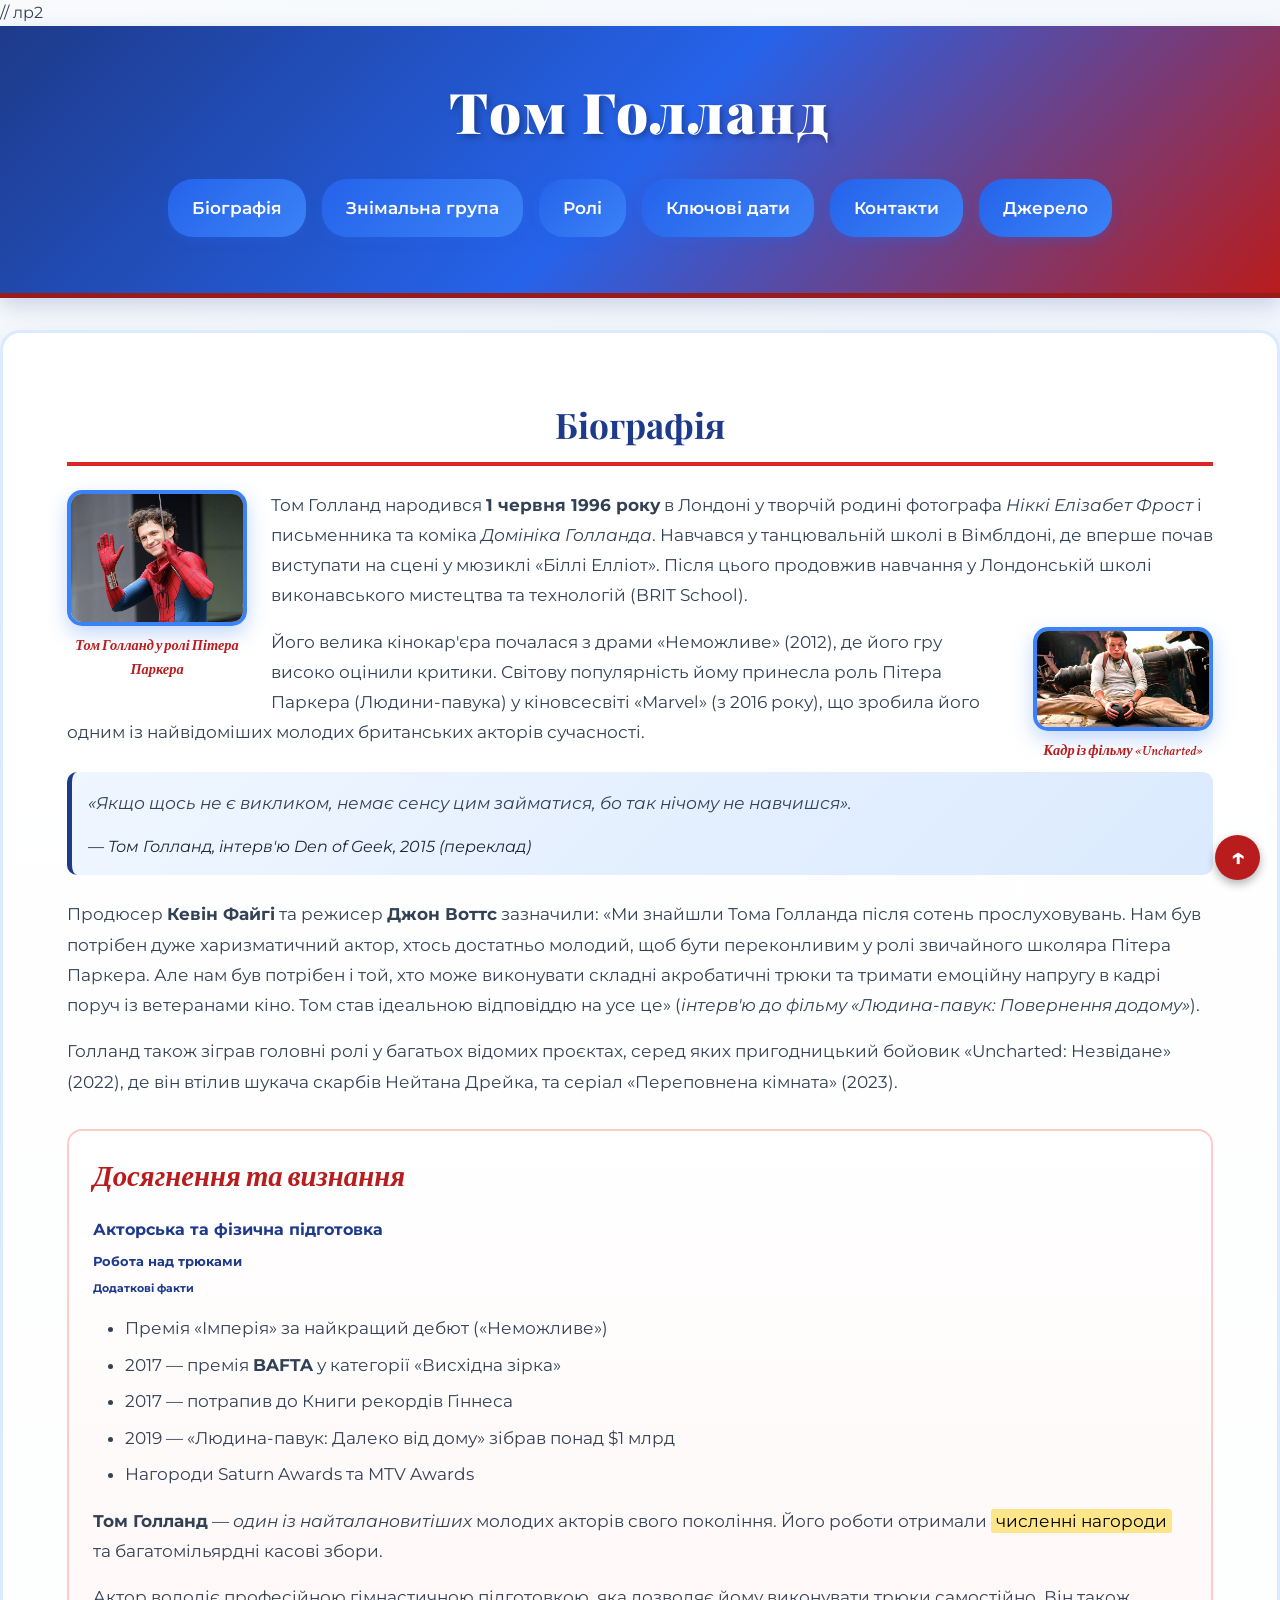
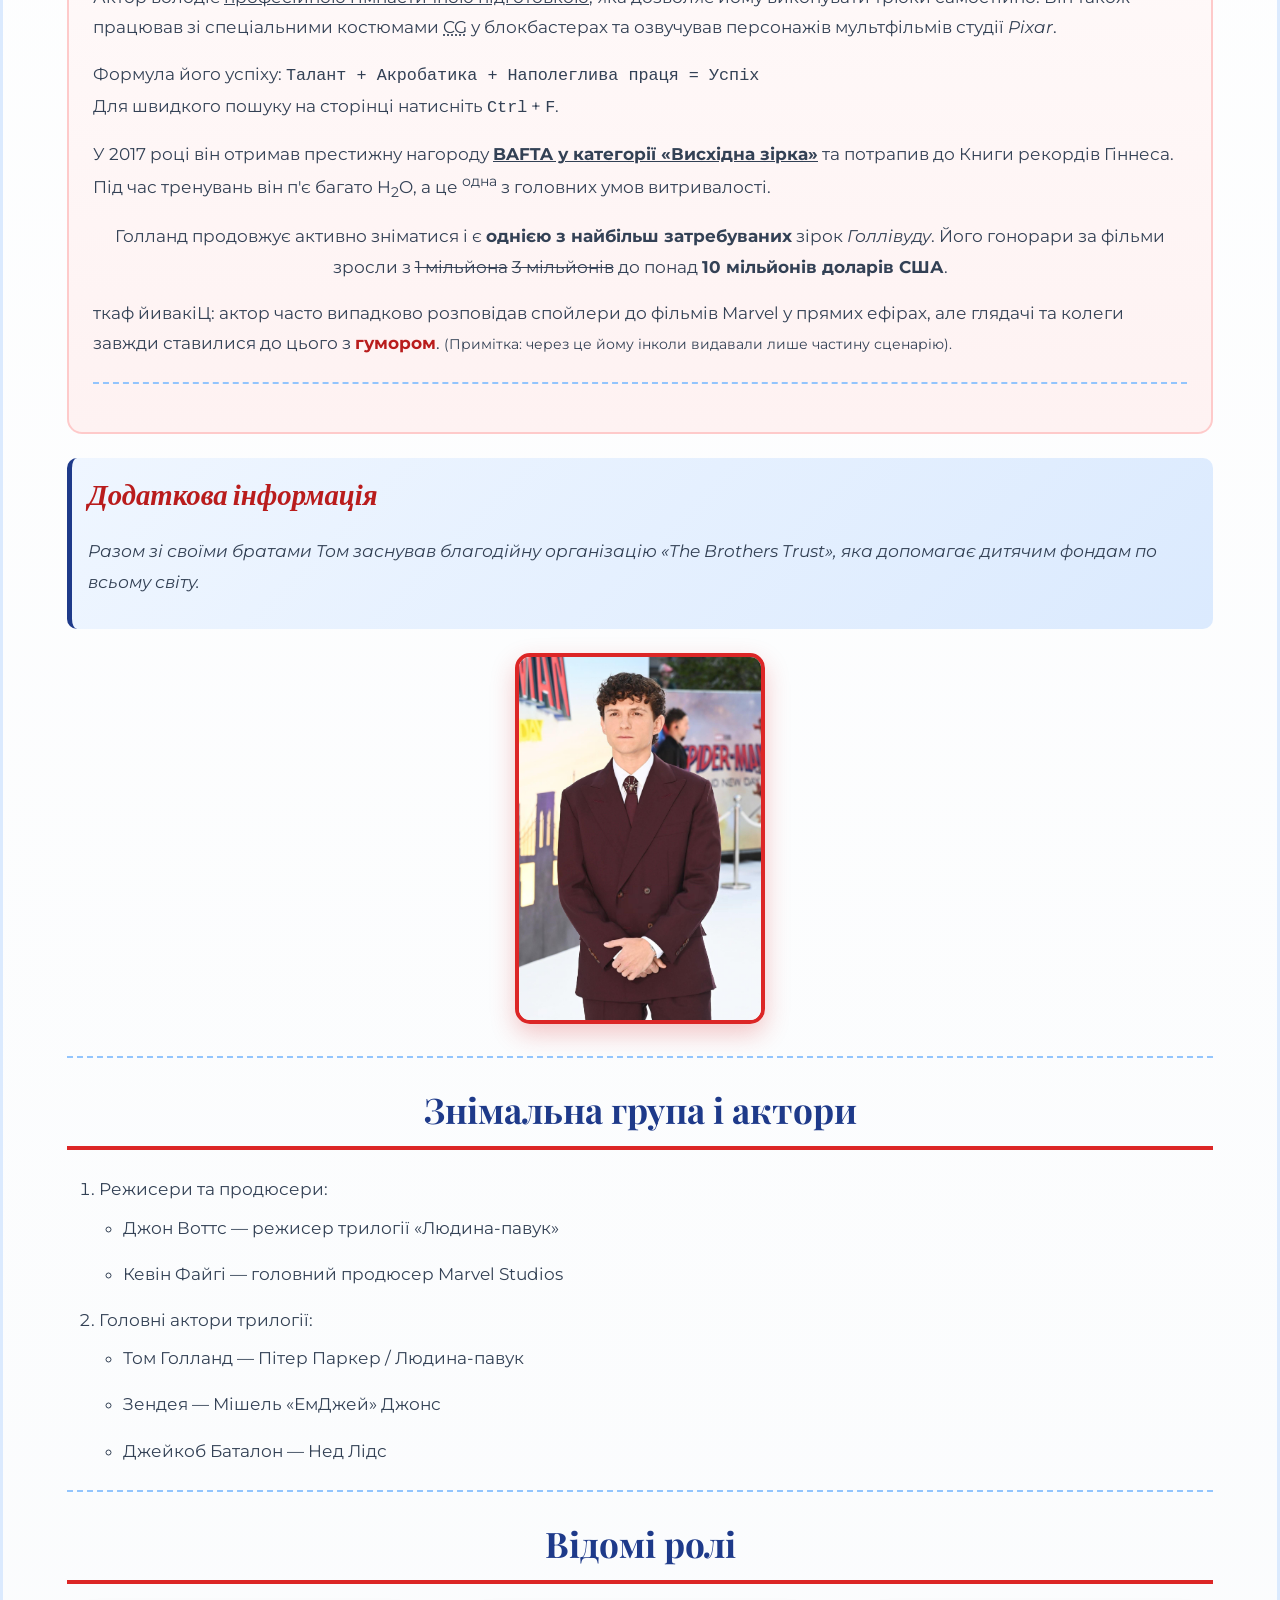
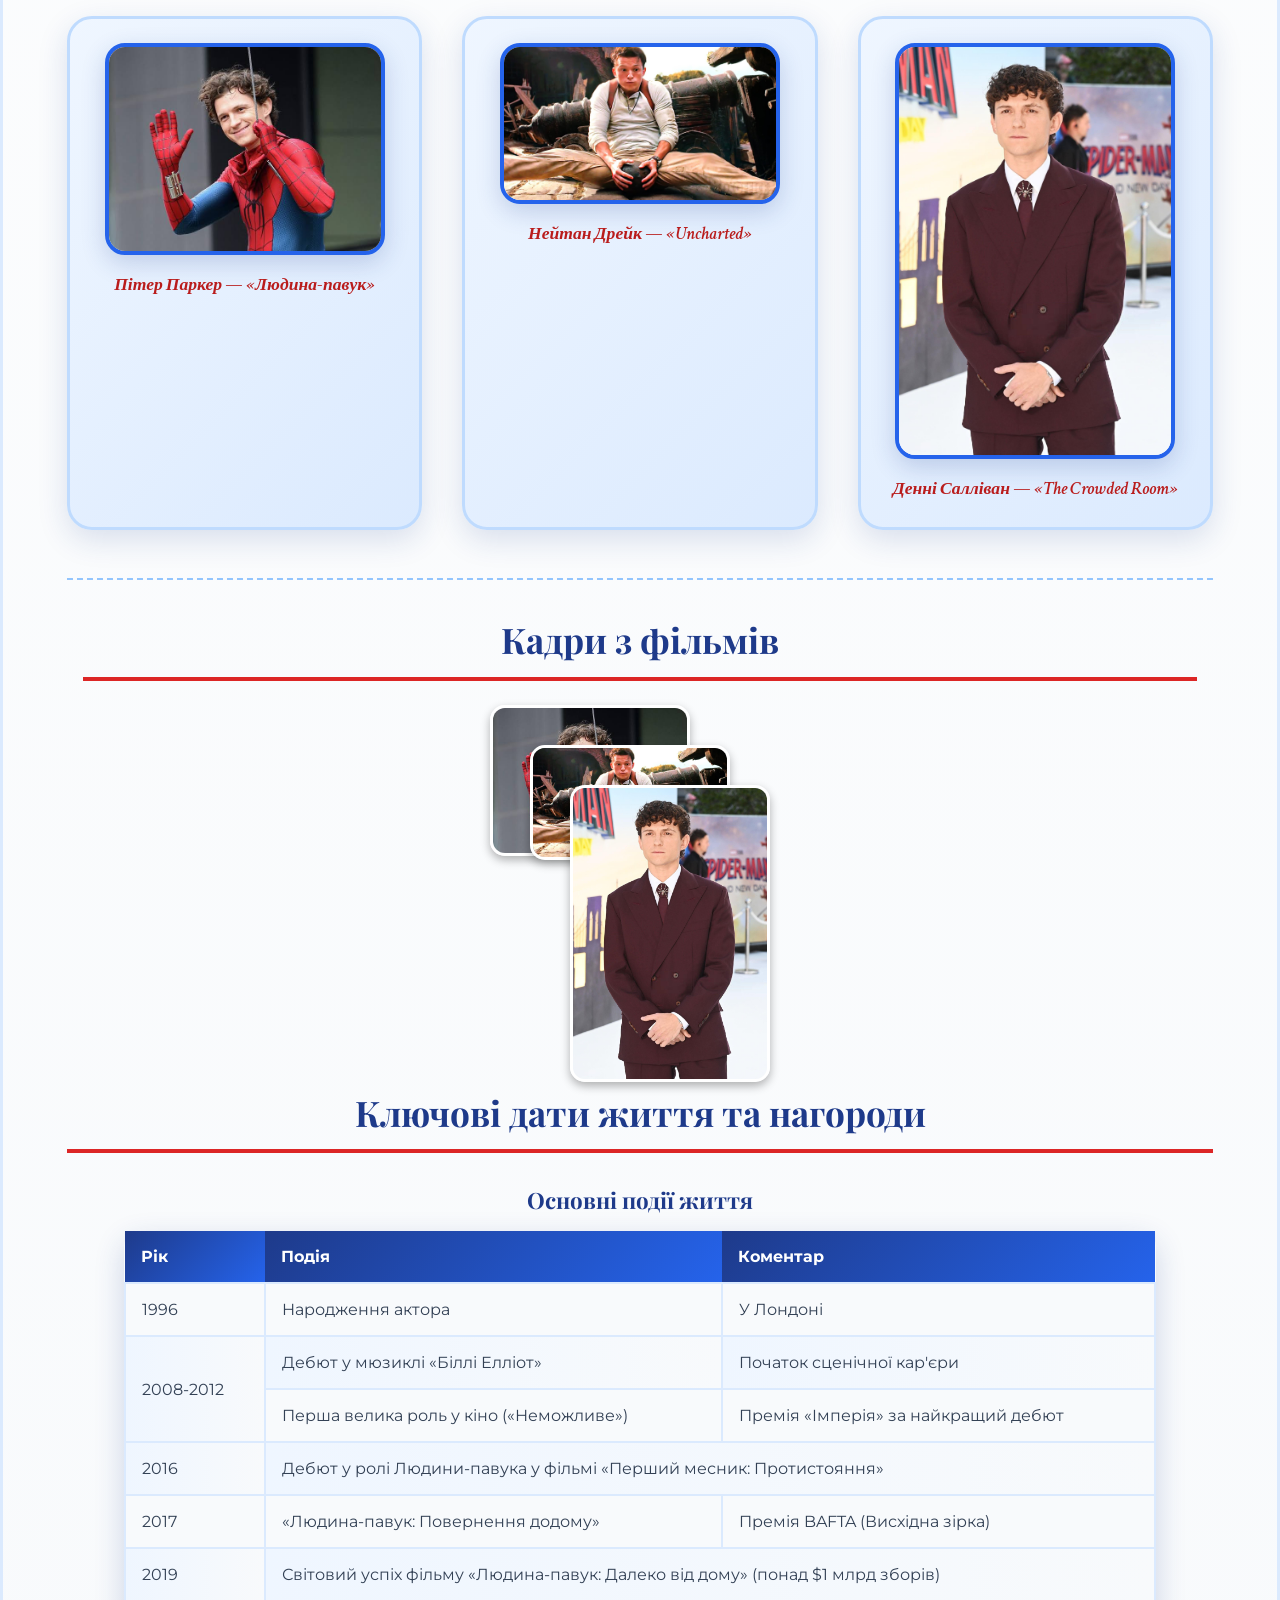
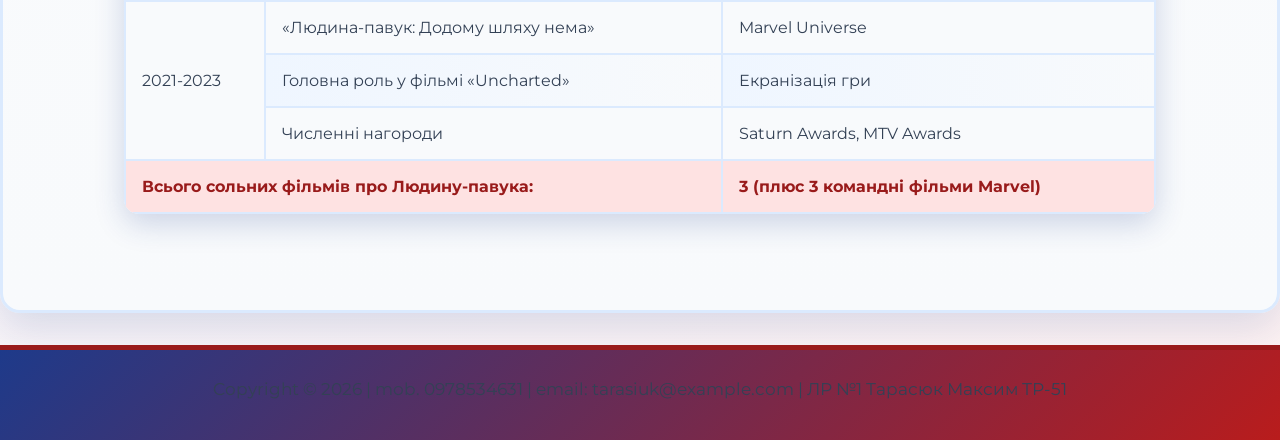
<file: lab1/index.html>
﻿// лр2
<!DOCTYPE html>
<html lang="uk">
<head>
    <meta charset="UTF-8">
    <meta name="viewport" content="width=device-width, initial-scale=1.0">
    <meta name="description" content="Персональний сайт про актора Тома Голланда">
    <meta name="keywords" content="Том Голланд, Людина-павук, Marvel, біографія">
    <meta name="author" content="Тарасюк Максим">
    <title>Том Голланд</title>
    <link rel="preconnect" href="https://fonts.googleapis.com">
    <link rel="preconnect" href="https://fonts.gstatic.com" crossorigin>
    <link href="https://fonts.googleapis.com/css2?family=Playfair+Display:wght@400;700;900&family=Montserrat:wght@300;400;600;700&family=Crimson+Text:ital@0;1&display=swap" rel="stylesheet">
    <link rel="stylesheet" href="css/styles.css">
</head>
<body id="top">
    <header>
        <h1>Том Голланд</h1>
        <nav>
            <ul>
                <li><a href="#bio">Біографія</a></li>
                <li><a href="#crew">Знімальна група</a></li>
                <li><a href="#roles">Ролі</a></li>
                <li><a href="#dates">Ключові дати</a></li>
                <li><a href="contact.html">Контакти</a></li>
                <li><a href="https://uk.wikipedia.org/wiki/Том_Голланд_(актор)" target="_blank" rel="noopener">Джерело</a></li>
            </ul>
        </nav>
    </header>

    <main>
        <!-- био -->
        <section id="bio">
            <h2>Біографія</h2>

            <article>

            <figure class="bio-figure bio-figure-left">
                <img src="images/spiderman.jpg" alt="Том Голланд молодий">
                <figcaption>Том Голланд у ролі Пітера Паркера</figcaption>
            </figure>

            <p>
                Том Голланд народився <strong>1 червня 1996 року</strong> в Лондоні у творчій родині фотографа <em>Ніккі Елізабет Фрост</em> і письменника та коміка <em>Домініка Голланда</em>.
                Навчався у танцювальній школі в Вімблдоні, де вперше почав виступати на сцені у мюзиклі «Біллі Елліот».
                Після цього продовжив навчання у Лондонській школі виконавського мистецтва та технологій (BRIT School).
            </p>

            <figure class="bio-figure bio-figure-right">
                <img src="images/uncharted.jpg" alt="Кадр із фільму">
                <figcaption>Кадр із фільму «Uncharted»</figcaption>
            </figure>

            <p>
                Його велика кінокар'єра почалася з драми «Неможливе» (2012), де його гру високо оцінили критики.
                Світову популярність йому принесла роль Пітера Паркера (Людини-павука) у кіновсесвіті «Marvel» (з 2016 року),
                що зробила його одним із найвідоміших молодих британських акторів сучасності.
            </p>

            <blockquote class="quote-block" cite="https://www.tvline.com/2230088/quote-of-the-day-tom-holland-trying/">
                <p>
                    <q>Якщо щось не є викликом, немає сенсу цим займатися, бо так нічому не навчишся</q>.
                </p>
                <cite>— Том Голланд, інтерв'ю Den of Geek, 2015 (переклад)</cite>
            </blockquote>

            <p>
                Продюсер <strong>Кевін Файгі</strong> та режисер <strong>Джон Воттс</strong> зазначили: <q>Ми знайшли Тома Голланда після сотень прослуховувань. Нам був потрібен дуже харизматичний актор, хтось достатньо молодий, щоб бути переконливим у ролі звичайного школяра Пітера Паркера. Але нам був потрібен і той, хто може виконувати складні акробатичні трюки та тримати емоційну напругу в кадрі поруч із ветеранами кіно. Том став ідеальною відповіддю на усе це</q>
                (<cite>інтерв'ю до фільму «Людина-павук: Повернення додому»</cite>).
            </p>

            <p class="clear-both">
                Голланд також зіграв головні ролі у багатьох відомих проєктах, серед яких пригодницький бойовик «Uncharted: Незвідане» (2022),
                де він втілив шукача скарбів Нейтана Дрейка, та серіал «Переповнена кімната» (2023).
            </p>

            <div class="achievements-block">
                <h3>Досягнення та визнання</h3>
                <h4>Акторська та фізична підготовка</h4>
                <h5>Робота над трюками</h5>
                <h6>Додаткові факти</h6>

                <ul class="achievements-list">
                    <li>Премія «Імперія» за найкращий дебют («Неможливе»)</li>
                    <li>2017 — премія <strong>BAFTA</strong> у категорії «Висхідна зірка»</li>
                    <li>2017 — потрапив до Книги рекордів Гіннеса</li>
                    <li>2019 — «Людина-павук: Далеко від дому» зібрав понад $1 млрд</li>
                    <li>Нагороди Saturn Awards та MTV Awards</li>
                </ul>

                <p>
                    <strong>Том Голланд</strong> — <em>один із найталановитіших</em> молодих акторів свого покоління.
                    Його роботи отримали <mark>численні нагороди</mark> та багатомільярдні касові збори.
                </p>
                <p>
                    Актор володіє <ins>професійною гімнастичною підготовкою</ins>, яка дозволяє йому виконувати трюки самостійно.
                    Він також працював зі спеціальними костюмами <abbr title="Комп'ютерна графіка">CG</abbr> у блокбастерах
                    та озвучував персонажів мультфільмів студії <cite>Pixar</cite>.
                </p>

                <p>
                    Формула його успіху: <code>Талант + Акробатика + Наполеглива праця = Успіх</code><br>
                    Для швидкого пошуку на сторінці натисніть <kbd>Ctrl</kbd> + <kbd>F</kbd>.
                </p>

                <p>
                    У 2017 році він отримав престижну нагороду <strong><u>BAFTA у категорії «Висхідна зірка»</u></strong>
                    та потрапив до Книги рекордів Гіннеса. Під час тренувань він п'є багато H<sub>2</sub>O, а це <sup>одна</sup> з головних умов витривалості.
                </p>

                <p class="center-text">
                    Голланд продовжує активно зніматися і є <b>однією з найбільш затребуваних</b>
                    зірок <i>Голлівуду</i>. Його гонорари за фільми зросли з <del>1 мільйона</del> <s>3 мільйонів</s> до понад
                    <strong>10 мільйонів доларів США</strong>.
                </p>

                <p>
                    <bdo dir="rtl">Цікавий факт</bdo>: актор часто випадково розповідав спойлери до фільмів Marvel у прямих ефірах, але глядачі та колеги завжди ставилися до цього з <span class="humor-text">гумором</span>. <small>(Примітка: через це йому інколи видавали лише частину сценарію).</small>
                </p>

                <hr class="dashed-divider">
            </div>

            <aside class="quote-block">
                <h3>Додаткова інформація</h3>
                <p>Разом зі своїми братами Том заснував благодійну організацію «The Brothers Trust», яка допомагає дитячим фондам по всьому світу.</p>
            </aside>

            <img src="images/crowded.jpg" alt="Том Голланд у серіалі" class="no-float">
            </article>
        </section>

        <hr class="dashed-divider">

        <!-- актори -->
        <section id="crew">
            <h2>Знімальна група і актори</h2>
            <ol class="crew-list">
                <li>Режисери та продюсери:
                    <ul>
                        <li>Джон Воттс — режисер трилогії «Людина-павук»</li>
                        <li>Кевін Файгі — головний продюсер Marvel Studios</li>
                    </ul>
                </li>
                <li>Головні актори трилогії:
                    <ul>
                        <li>Том Голланд — Пітер Паркер / Людина-павук</li>
                        <li>Зендея — Мішель «ЕмДжей» Джонс</li>
                        <li>Джейкоб Баталон — Нед Лідс</li>
                    </ul>
                </li>
            </ol>
        </section>

        <hr class="dashed-divider">

        <!-- ролі -->
        <section id="roles">
            <h2>Відомі ролі</h2>

            <div class="roles">
                <figure class="role-item normal-img">
                    <img src="images/spiderman.jpg" alt="Людина-павук">
                    <figcaption>Пітер Паркер — «Людина-павук»</figcaption>
                </figure>

                <figure class="role-item link-img">
                    <a href="https://uk.wikipedia.org/wiki/Uncharted:_Незвідане" target="_blank" rel="noopener">
                        <img src="images/uncharted.jpg" alt="Нейтан Дрейк">
                    </a>
                    <figcaption>Нейтан Дрейк — «Uncharted»</figcaption>
                </figure>

                <figure class="role-item map-img">
                    <img src="images/crowded.jpg" alt="Денні Салліван" usemap="#hollandmap">
                    <map name="hollandmap">
                        <area shape="rect" coords="70,60,180,180" href="https://uk.wikipedia.org/wiki/Переповнена_кімната" target="_blank" rel="noopener" alt="Посилання на серіал">
                    </map>
                    <figcaption>Денні Салліван — «The Crowded Room»</figcaption>
                </figure>
            </div>
        </section>

        <!-- фото -->
        <section class="absolute-positioning-demo">
            <h2>Кадри з фільмів</h2>
            <div class="stacked-images">
                <img src="images/spiderman.jpg" alt="Людина-павук" class="stacked-img img-1">
                <img src="images/uncharted.jpg" alt="Нейтан Дрейк" class="stacked-img img-2">
                <img src="images/crowded.jpg" alt="Денні Салліван" class="stacked-img img-3">
            </div>
        </section>

        <!-- дати -->
        <section id="dates">
            <h2>Ключові дати життя та нагороди</h2>
            <table class="styled-table">
                <caption>Основні події життя</caption>
                <thead>
                    <tr>
                        <th>Рік</th>
                        <th>Подія</th>
                        <th>Коментар</th>
                    </tr>
                </thead>
                <tbody>
                    <tr>
                        <td>1996</td>
                        <td>Народження актора</td>
                        <td>У Лондоні</td>
                    </tr>
                    <tr>
                        <td rowspan="2">2008-2012</td>
                        <td>Дебют у мюзиклі «Біллі Елліот»</td>
                        <td>Початок сценічної кар'єри</td>
                    </tr>
                    <tr>
                        <td>Перша велика роль у кіно («Неможливе»)</td>
                        <td>Премія «Імперія» за найкращий дебют</td>
                    </tr>
                    <tr>
                        <td>2016</td>
                        <td colspan="2">Дебют у ролі Людини-павука у фільмі «Перший месник: Протистояння»</td>
                    </tr>
                    <tr>
                        <td>2017</td>
                        <td>«Людина-павук: Повернення додому»</td>
                        <td>Премія BAFTA (Висхідна зірка)</td>
                    </tr>
                    <tr>
                        <td>2019</td>
                        <td colspan="2">Світовий успіх фільму «Людина-павук: Далеко від дому» (понад $1 млрд зборів)</td>
                    </tr>
                    <tr>
                        <td rowspan="3">2021-2023</td>
                        <td>«Людина-павук: Додому шляху нема»</td>
                        <td>Marvel Universe</td>
                    </tr>
                    <tr>
                        <td>Головна роль у фільмі «Uncharted»</td>
                        <td>Екранізація гри</td>
                    </tr>
                    <tr>
                        <td>Численні нагороди</td>
                        <td>Saturn Awards, MTV Awards</td>
                    </tr>
                </tbody>
                <tfoot>
                    <tr>
                        <td colspan="2">Всього сольних фільмів про Людину-павука:</td>
                        <td>3 (плюс 3 командні фільми Marvel)</td>
                    </tr>
                </tfoot>
            </table>
        </section>
    </main>

    <footer>
        <p>Copyright &copy; 2026 | mob. 0978534631 | email: tarasiuk@example.com | ЛР №1 Тарасюк Максим ТР-51</p>
    </footer>

    <a href="#top" class="scroll-top">&uarr;</a>
</body>
</html>
</file>
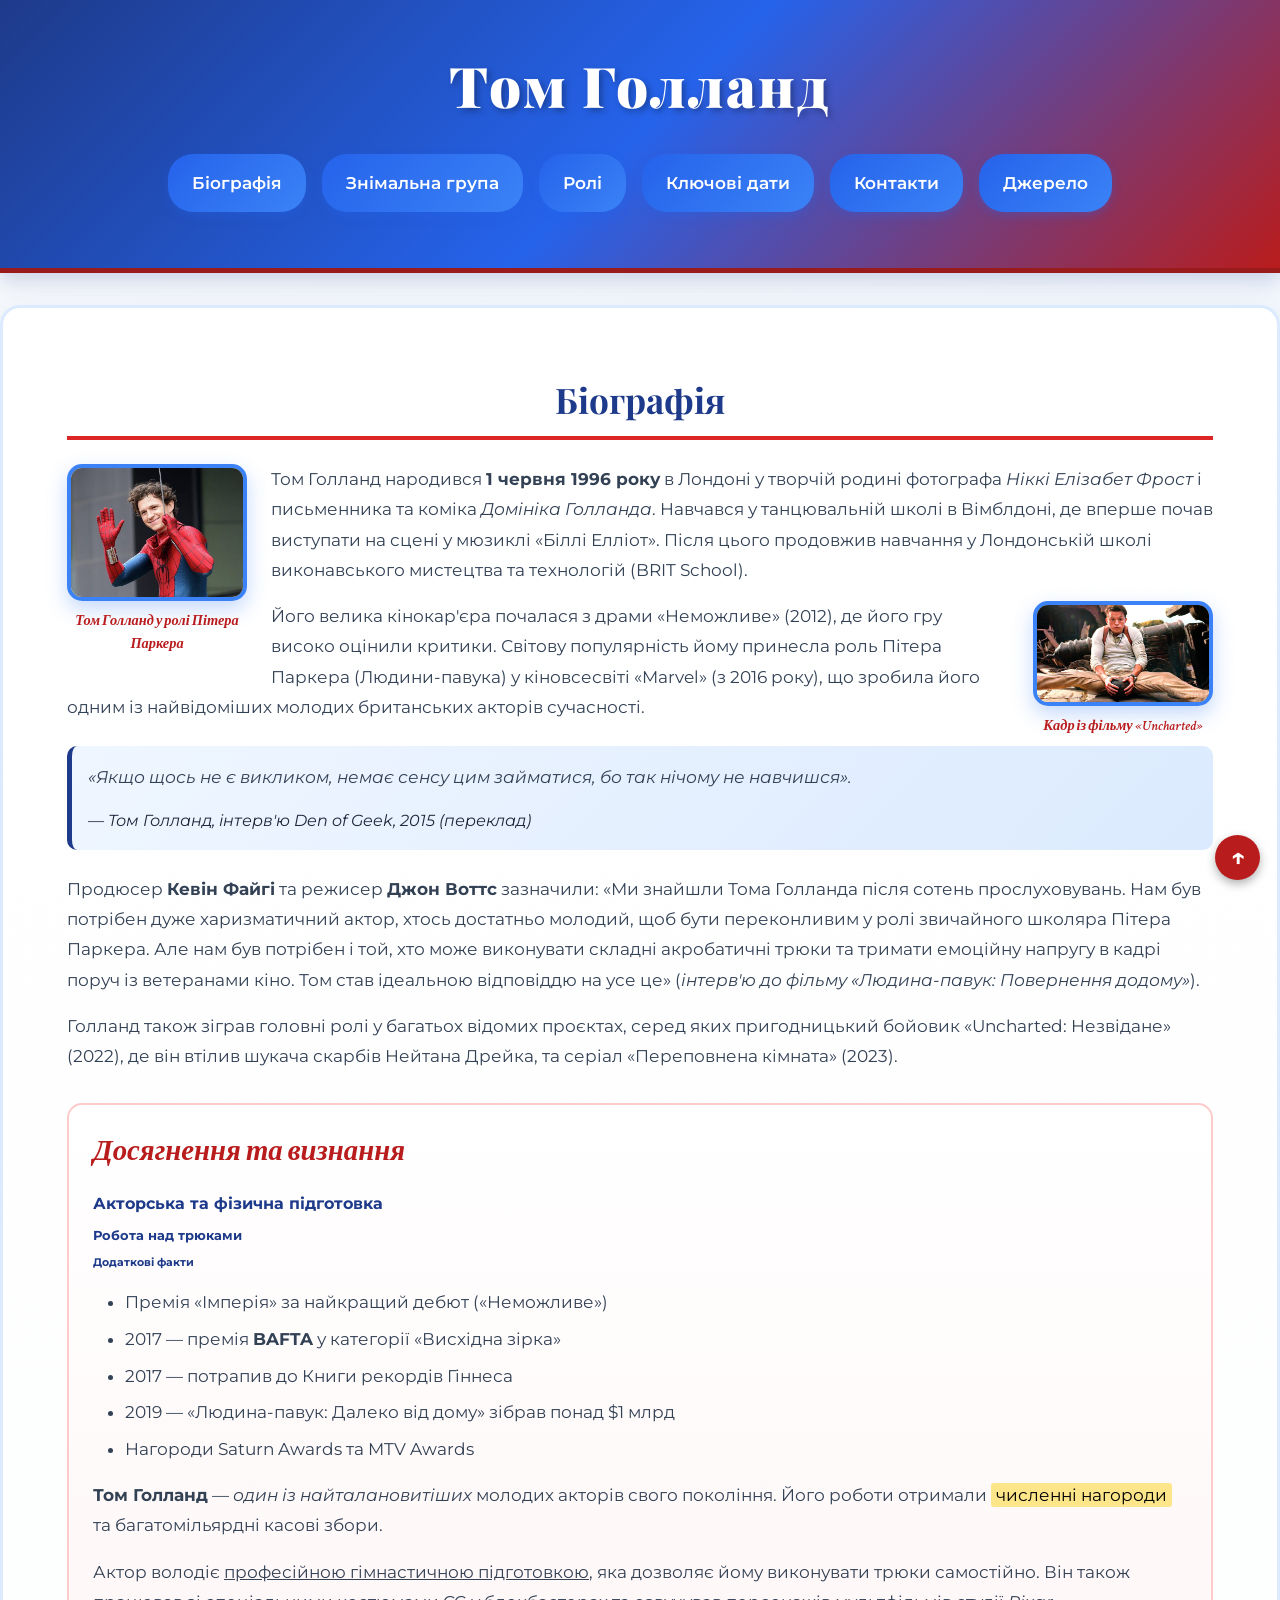
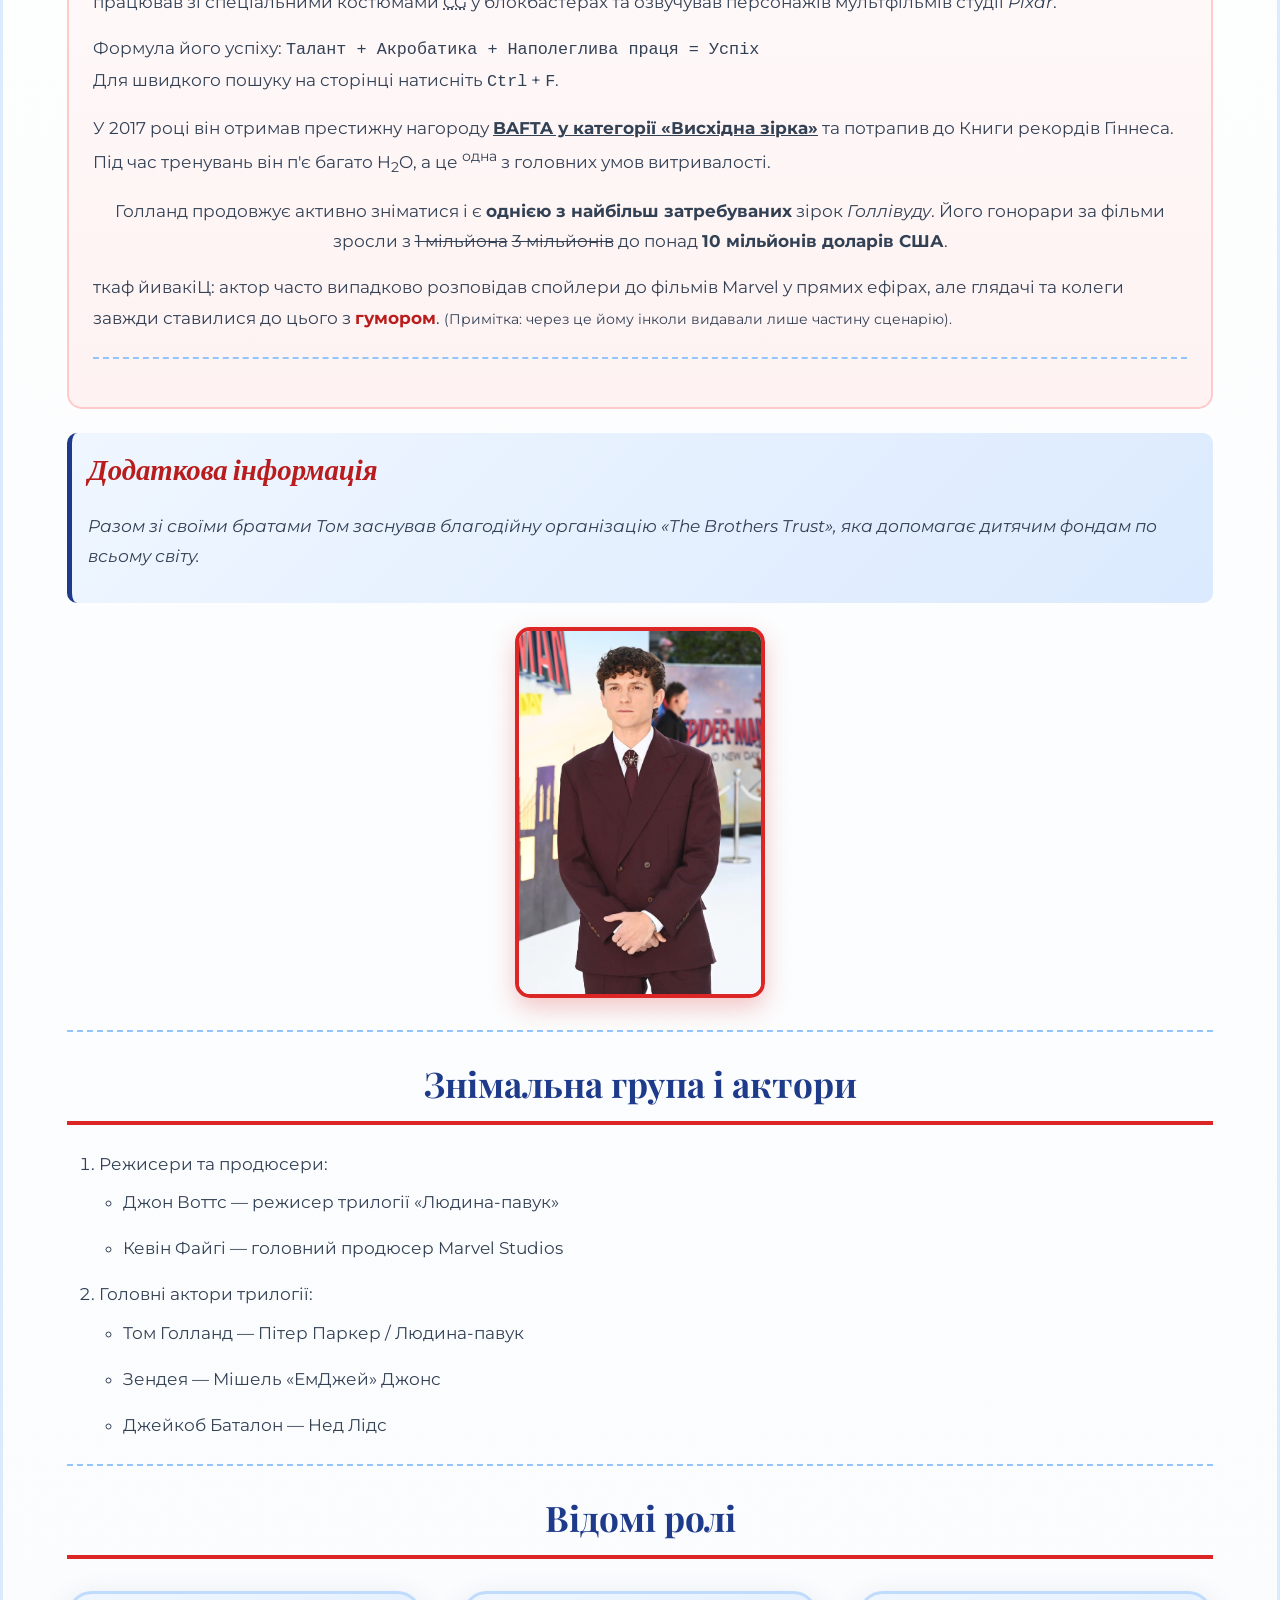
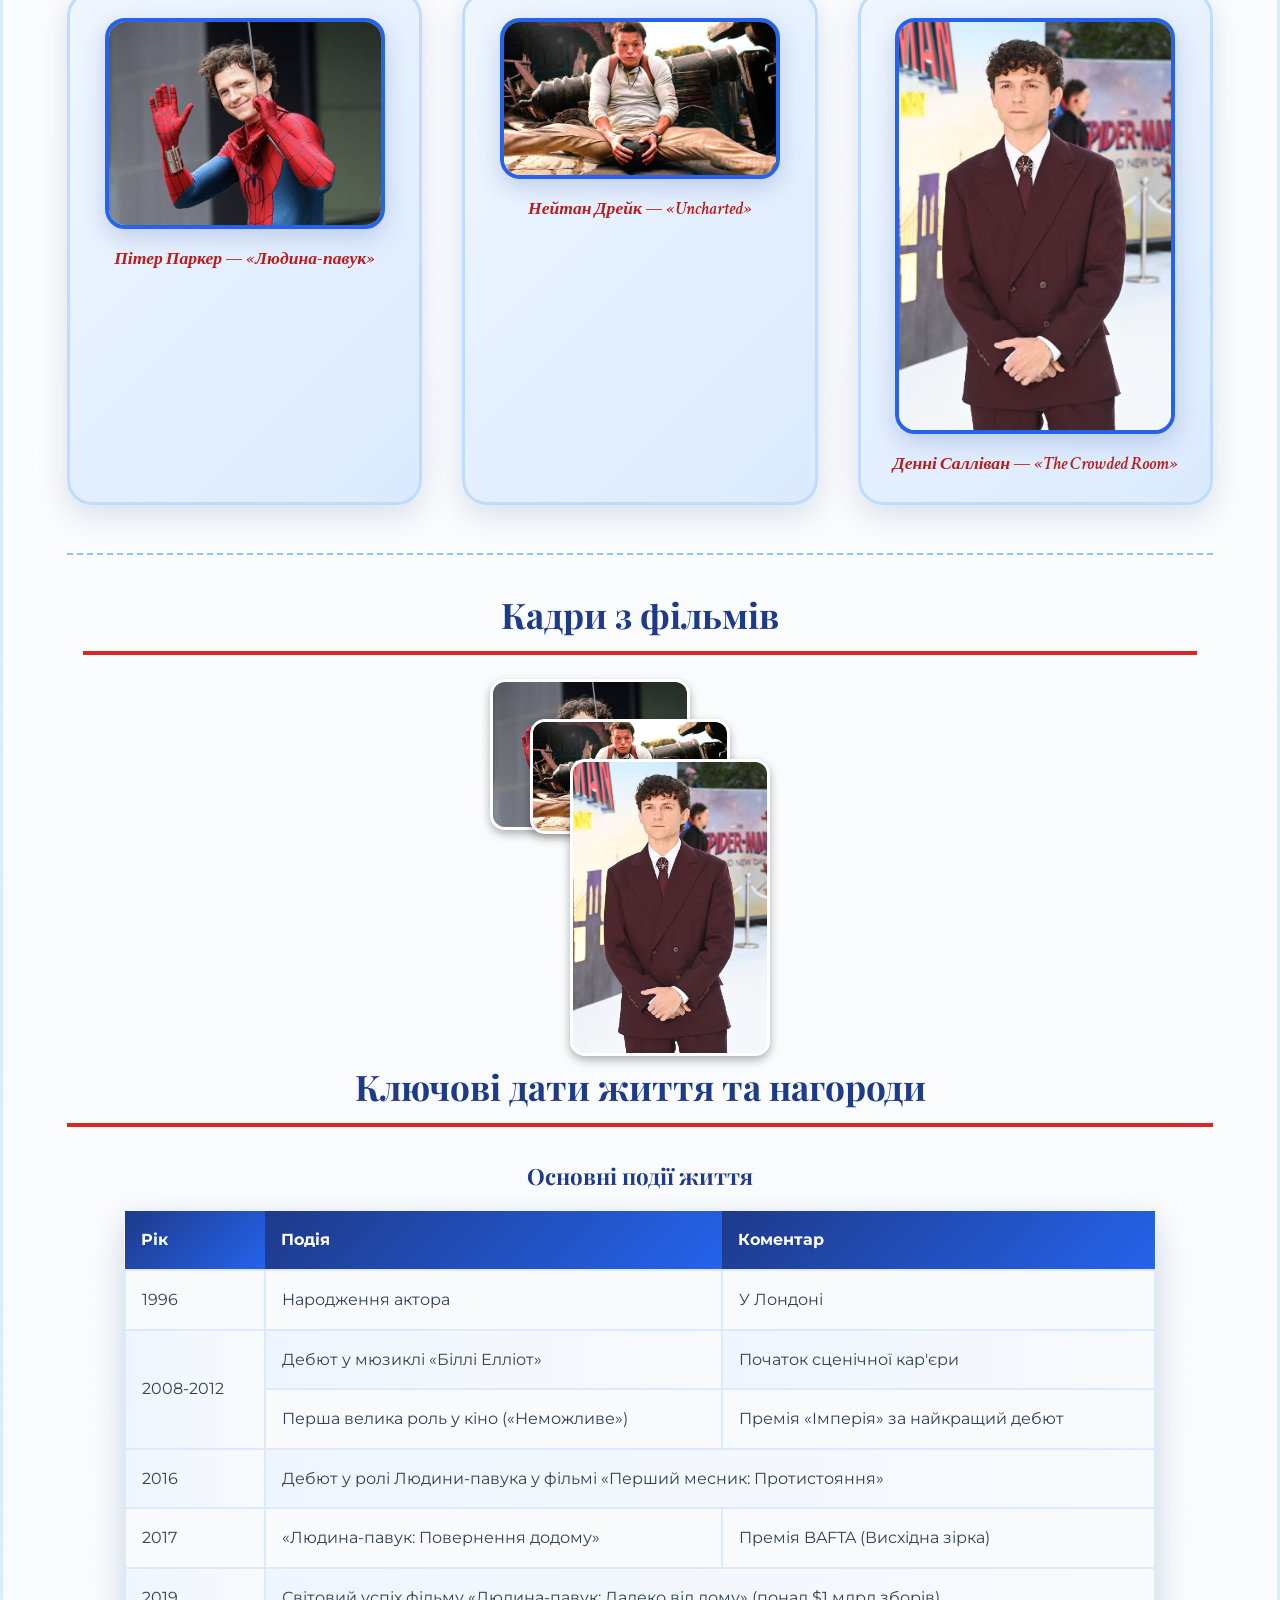
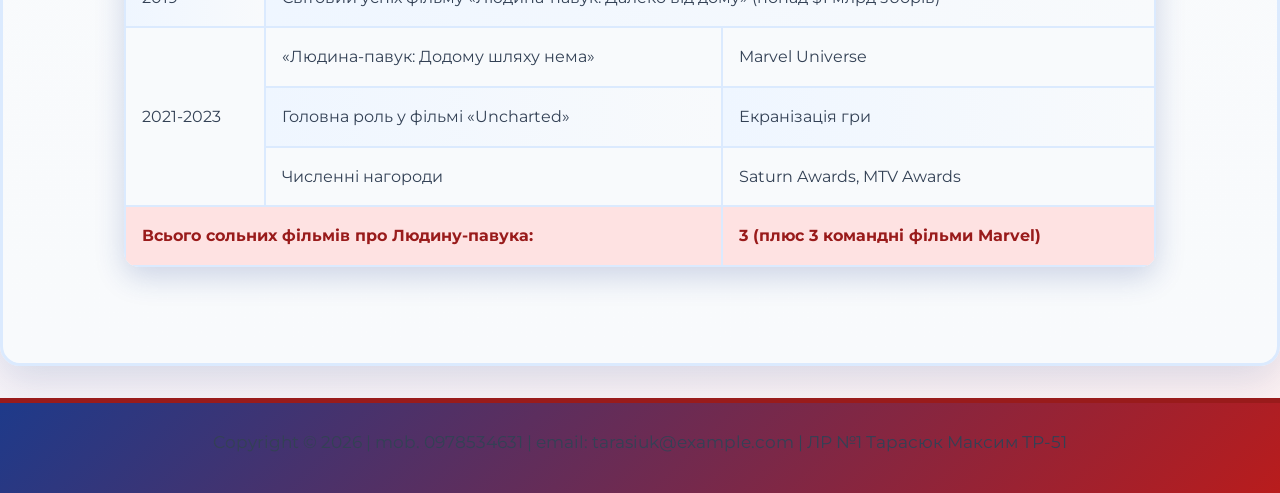
<file: lab3/index.html>
﻿<!DOCTYPE html>
<html lang="uk">
<head>
    <meta charset="UTF-8">
    <meta name="viewport" content="width=device-width, initial-scale=1.0">
    <meta name="description" content="Персональний сайт про актора Тома Голланда">
    <meta name="keywords" content="Том Голланд, Людина-павук, Marvel, біографія">
    <meta name="author" content="Тарасюк Максим">
    <title>Том Голланд</title>
    <link rel="preconnect" href="https://fonts.googleapis.com">
    <link rel="preconnect" href="https://fonts.gstatic.com" crossorigin>
    <link href="https://fonts.googleapis.com/css2?family=Playfair+Display:wght@400;700;900&family=Montserrat:wght@300;400;600;700&family=Crimson+Text:ital@0;1&display=swap" rel="stylesheet">
    <link rel="stylesheet" href="css/styles.css">
</head>
<body id="top">
    <header>
        <h1>Том Голланд</h1>
        <nav>
            <ul>
                <li><a href="#bio">Біографія</a></li>
                <li><a href="#crew">Знімальна група</a></li>
                <li><a href="#roles">Ролі</a></li>
                <li><a href="#dates">Ключові дати</a></li>
                <li><a href="contact.html">Контакти</a></li>
                <li><a href="https://uk.wikipedia.org/wiki/Том_Голланд_(актор)" target="_blank" rel="noopener">Джерело</a></li>
            </ul>
        </nav>
    </header>

    <main>
        <!-- био -->
        <section id="bio">
            <h2>Біографія</h2>

            <article>

            <figure class="bio-figure bio-figure-left">
                <img src="images/spiderman.jpg" alt="Том Голланд молодий">
                <figcaption>Том Голланд у ролі Пітера Паркера</figcaption>
            </figure>

            <p>
                Том Голланд народився <strong>1 червня 1996 року</strong> в Лондоні у творчій родині фотографа <em>Ніккі Елізабет Фрост</em> і письменника та коміка <em>Домініка Голланда</em>.
                Навчався у танцювальній школі в Вімблдоні, де вперше почав виступати на сцені у мюзиклі «Біллі Елліот».
                Після цього продовжив навчання у Лондонській школі виконавського мистецтва та технологій (BRIT School).
            </p>

            <figure class="bio-figure bio-figure-right">
                <img src="images/uncharted.jpg" alt="Кадр із фільму">
                <figcaption>Кадр із фільму «Uncharted»</figcaption>
            </figure>

            <p>
                Його велика кінокар'єра почалася з драми «Неможливе» (2012), де його гру високо оцінили критики.
                Світову популярність йому принесла роль Пітера Паркера (Людини-павука) у кіновсесвіті «Marvel» (з 2016 року),
                що зробила його одним із найвідоміших молодих британських акторів сучасності.
            </p>

            <blockquote class="quote-block" cite="https://www.tvline.com/2230088/quote-of-the-day-tom-holland-trying/">
                <p>
                    <q>Якщо щось не є викликом, немає сенсу цим займатися, бо так нічому не навчишся</q>.
                </p>
                <cite>— Том Голланд, інтерв'ю Den of Geek, 2015 (переклад)</cite>
            </blockquote>

            <p>
                Продюсер <strong>Кевін Файгі</strong> та режисер <strong>Джон Воттс</strong> зазначили: <q>Ми знайшли Тома Голланда після сотень прослуховувань. Нам був потрібен дуже харизматичний актор, хтось достатньо молодий, щоб бути переконливим у ролі звичайного школяра Пітера Паркера. Але нам був потрібен і той, хто може виконувати складні акробатичні трюки та тримати емоційну напругу в кадрі поруч із ветеранами кіно. Том став ідеальною відповіддю на усе це</q>
                (<cite>інтерв'ю до фільму «Людина-павук: Повернення додому»</cite>).
            </p>

            <p class="clear-both">
                Голланд також зіграв головні ролі у багатьох відомих проєктах, серед яких пригодницький бойовик «Uncharted: Незвідане» (2022),
                де він втілив шукача скарбів Нейтана Дрейка, та серіал «Переповнена кімната» (2023).
            </p>

            <div class="achievements-block">
                <h3>Досягнення та визнання</h3>
                <h4>Акторська та фізична підготовка</h4>
                <h5>Робота над трюками</h5>
                <h6>Додаткові факти</h6>

                <ul class="achievements-list">
                    <li>Премія «Імперія» за найкращий дебют («Неможливе»)</li>
                    <li>2017 — премія <strong>BAFTA</strong> у категорії «Висхідна зірка»</li>
                    <li>2017 — потрапив до Книги рекордів Гіннеса</li>
                    <li>2019 — «Людина-павук: Далеко від дому» зібрав понад $1 млрд</li>
                    <li>Нагороди Saturn Awards та MTV Awards</li>
                </ul>

                <p>
                    <strong>Том Голланд</strong> — <em>один із найталановитіших</em> молодих акторів свого покоління.
                    Його роботи отримали <mark>численні нагороди</mark> та багатомільярдні касові збори.
                </p>
                <p>
                    Актор володіє <ins>професійною гімнастичною підготовкою</ins>, яка дозволяє йому виконувати трюки самостійно.
                    Він також працював зі спеціальними костюмами <abbr title="Комп'ютерна графіка">CG</abbr> у блокбастерах
                    та озвучував персонажів мультфільмів студії <cite>Pixar</cite>.
                </p>

                <p>
                    Формула його успіху: <code>Талант + Акробатика + Наполеглива праця = Успіх</code><br>
                    Для швидкого пошуку на сторінці натисніть <kbd>Ctrl</kbd> + <kbd>F</kbd>.
                </p>

                <p>
                    У 2017 році він отримав престижну нагороду <strong><u>BAFTA у категорії «Висхідна зірка»</u></strong>
                    та потрапив до Книги рекордів Гіннеса. Під час тренувань він п'є багато H<sub>2</sub>O, а це <sup>одна</sup> з головних умов витривалості.
                </p>

                <p class="center-text">
                    Голланд продовжує активно зніматися і є <b>однією з найбільш затребуваних</b>
                    зірок <i>Голлівуду</i>. Його гонорари за фільми зросли з <del>1 мільйона</del> <s>3 мільйонів</s> до понад
                    <strong>10 мільйонів доларів США</strong>.
                </p>

                <p>
                    <bdo dir="rtl">Цікавий факт</bdo>: актор часто випадково розповідав спойлери до фільмів Marvel у прямих ефірах, але глядачі та колеги завжди ставилися до цього з <span class="humor-text">гумором</span>. <small>(Примітка: через це йому інколи видавали лише частину сценарію).</small>
                </p>

                <hr class="dashed-divider">
            </div>

            <aside class="quote-block">
                <h3>Додаткова інформація</h3>
                <p>Разом зі своїми братами Том заснував благодійну організацію «The Brothers Trust», яка допомагає дитячим фондам по всьому світу.</p>
            </aside>

            <img src="images/crowded.jpg" alt="Том Голланд у серіалі" class="no-float">
            </article>
        </section>

        <hr class="dashed-divider">

        <!-- актори -->
        <section id="crew">
            <h2>Знімальна група і актори</h2>
            <ol class="crew-list">
                <li>Режисери та продюсери:
                    <ul>
                        <li>Джон Воттс — режисер трилогії «Людина-павук»</li>
                        <li>Кевін Файгі — головний продюсер Marvel Studios</li>
                    </ul>
                </li>
                <li>Головні актори трилогії:
                    <ul>
                        <li>Том Голланд — Пітер Паркер / Людина-павук</li>
                        <li>Зендея — Мішель «ЕмДжей» Джонс</li>
                        <li>Джейкоб Баталон — Нед Лідс</li>
                    </ul>
                </li>
            </ol>
        </section>

        <hr class="dashed-divider">

        <!-- ролі -->
        <section id="roles">
            <h2>Відомі ролі</h2>

            <div class="roles">
                <figure class="role-item normal-img">
                    <img src="images/spiderman.jpg" alt="Людина-павук">
                    <figcaption>Пітер Паркер — «Людина-павук»</figcaption>
                </figure>

                <figure class="role-item link-img">
                    <a href="https://uk.wikipedia.org/wiki/Uncharted:_Незвідане" target="_blank" rel="noopener">
                        <img src="images/uncharted.jpg" alt="Нейтан Дрейк">
                    </a>
                    <figcaption>Нейтан Дрейк — «Uncharted»</figcaption>
                </figure>

                <figure class="role-item map-img">
                    <img src="images/crowded.jpg" alt="Денні Салліван" usemap="#hollandmap">
                    <map name="hollandmap">
                        <area shape="rect" coords="70,60,180,180" href="https://uk.wikipedia.org/wiki/Переповнена_кімната" target="_blank" rel="noopener" alt="Посилання на серіал">
                    </map>
                    <figcaption>Денні Салліван — «The Crowded Room»</figcaption>
                </figure>
            </div>
        </section>

        <!-- фото -->
        <section class="absolute-positioning-demo">
            <h2>Кадри з фільмів</h2>
            <div class="stacked-images">
                <img src="images/spiderman.jpg" alt="Людина-павук" class="stacked-img img-1">
                <img src="images/uncharted.jpg" alt="Нейтан Дрейк" class="stacked-img img-2">
                <img src="images/crowded.jpg" alt="Денні Салліван" class="stacked-img img-3">
            </div>
        </section>

        <!-- дати -->
        <section id="dates">
            <h2>Ключові дати життя та нагороди</h2>
            <table class="styled-table">
                <caption>Основні події життя</caption>
                <thead>
                    <tr>
                        <th>Рік</th>
                        <th>Подія</th>
                        <th>Коментар</th>
                    </tr>
                </thead>
                <tbody>
                    <tr>
                        <td>1996</td>
                        <td>Народження актора</td>
                        <td>У Лондоні</td>
                    </tr>
                    <tr>
                        <td rowspan="2">2008-2012</td>
                        <td>Дебют у мюзиклі «Біллі Елліот»</td>
                        <td>Початок сценічної кар'єри</td>
                    </tr>
                    <tr>
                        <td>Перша велика роль у кіно («Неможливе»)</td>
                        <td>Премія «Імперія» за найкращий дебют</td>
                    </tr>
                    <tr>
                        <td>2016</td>
                        <td colspan="2">Дебют у ролі Людини-павука у фільмі «Перший месник: Протистояння»</td>
                    </tr>
                    <tr>
                        <td>2017</td>
                        <td>«Людина-павук: Повернення додому»</td>
                        <td>Премія BAFTA (Висхідна зірка)</td>
                    </tr>
                    <tr>
                        <td>2019</td>
                        <td colspan="2">Світовий успіх фільму «Людина-павук: Далеко від дому» (понад $1 млрд зборів)</td>
                    </tr>
                    <tr>
                        <td rowspan="3">2021-2023</td>
                        <td>«Людина-павук: Додому шляху нема»</td>
                        <td>Marvel Universe</td>
                    </tr>
                    <tr>
                        <td>Головна роль у фільмі «Uncharted»</td>
                        <td>Екранізація гри</td>
                    </tr>
                    <tr>
                        <td>Численні нагороди</td>
                        <td>Saturn Awards, MTV Awards</td>
                    </tr>
                </tbody>
                <tfoot>
                    <tr>
                        <td colspan="2">Всього сольних фільмів про Людину-павука:</td>
                        <td>3 (плюс 3 командні фільми Marvel)</td>
                    </tr>
                </tfoot>
            </table>
        </section>
    </main>

    <footer>
        <p>Copyright &copy; 2026 | mob. 0978534631 | email: tarasiuk@example.com | ЛР №1 Тарасюк Максим ТР-51</p>
    </footer>

    <a href="#top" class="scroll-top">&uarr;</a>
</body>
</html>
</file>
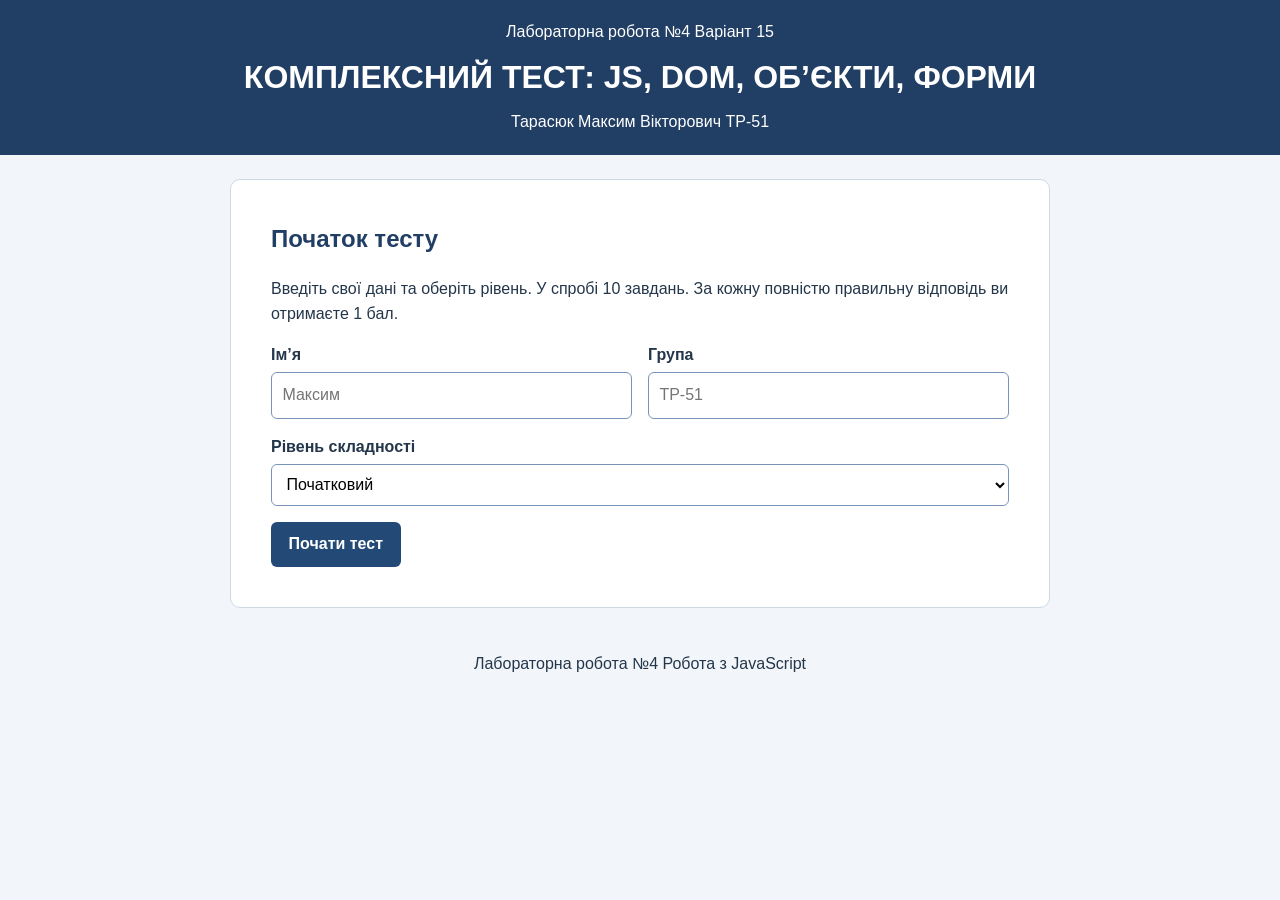
<file: lab4/index.html>
<!DOCTYPE html>
<html lang="uk">
<head>
    <meta charset="UTF-8">
    <meta name="viewport" content="width=device-width, initial-scale=1">
    <title>Тест з JavaScript - ЛР №4</title>
    <link rel="stylesheet" href="style.css">
    <script src="quiz.js" defer></script>
    <script src="questions.js" defer></script>
</head>
<body>
    <header>
        <p class="subtitle">Лабораторна робота №4 Варіант 15</p>
        <h1>КОМПЛЕКСНИЙ ТЕСТ: JS, DOM, ОБ’ЄКТИ, ФОРМИ</h1>
        <p class="subtitle">Тарасюк Максим Вікторович ТР-51</p>
    </header>
    <main class="quiz">
        <section id="start">
            <h2>Початок тесту</h2>
            <p>Введіть свої дані та оберіть рівень. У спробі 10 завдань. За кожну повністю правильну відповідь ви отримаєте 1 бал.</p>
            <form id="start-form">
                <div class="form-row">
                    <div class="form-group"><label for="student">Ім’я</label>
                        <input id="student" name="student" required maxlength="60" placeholder="Максим"></div>
                    <div class="form-group"><label for="group">Група</label>
                        <input id="group" name="group" required maxlength="25" placeholder="ТР-51"></div>
                </div>
                <div class="form-group"><label for="level">Рівень складності</label>
                    <select id="level" name="level">
                        <option value="easy">Початковий</option>
                        <option value="medium">Середній</option>
                        <option value="hard">Складний</option>
                    </select></div>
                <button class="btn-submit">Почати тест</button>
            </form>
            <p id="previous" hidden></p>
        </section>
        <form id="test" hidden>
            <h2 id="test-heading" tabindex="-1">Завдання</h2>
            <div id="questions"></div>
            <button class="btn-submit">Завершити тест</button>
        </form>
        <section id="result" hidden>
            <h2 id="result-heading" tabindex="-1">Результат тесту</h2>
            <p id="score"></p>
            <p id="storage-note" hidden>Браузер не дозволив зберегти результат цієї спроби.</p>
            <ol id="review"></ol>
            <button id="again" class="btn-submit" type="button">Пройти ще раз</button>
        </section>
    </main>
    <footer>Лабораторна робота №4 Робота з JavaScript</footer>
</body>
</html>
</file>
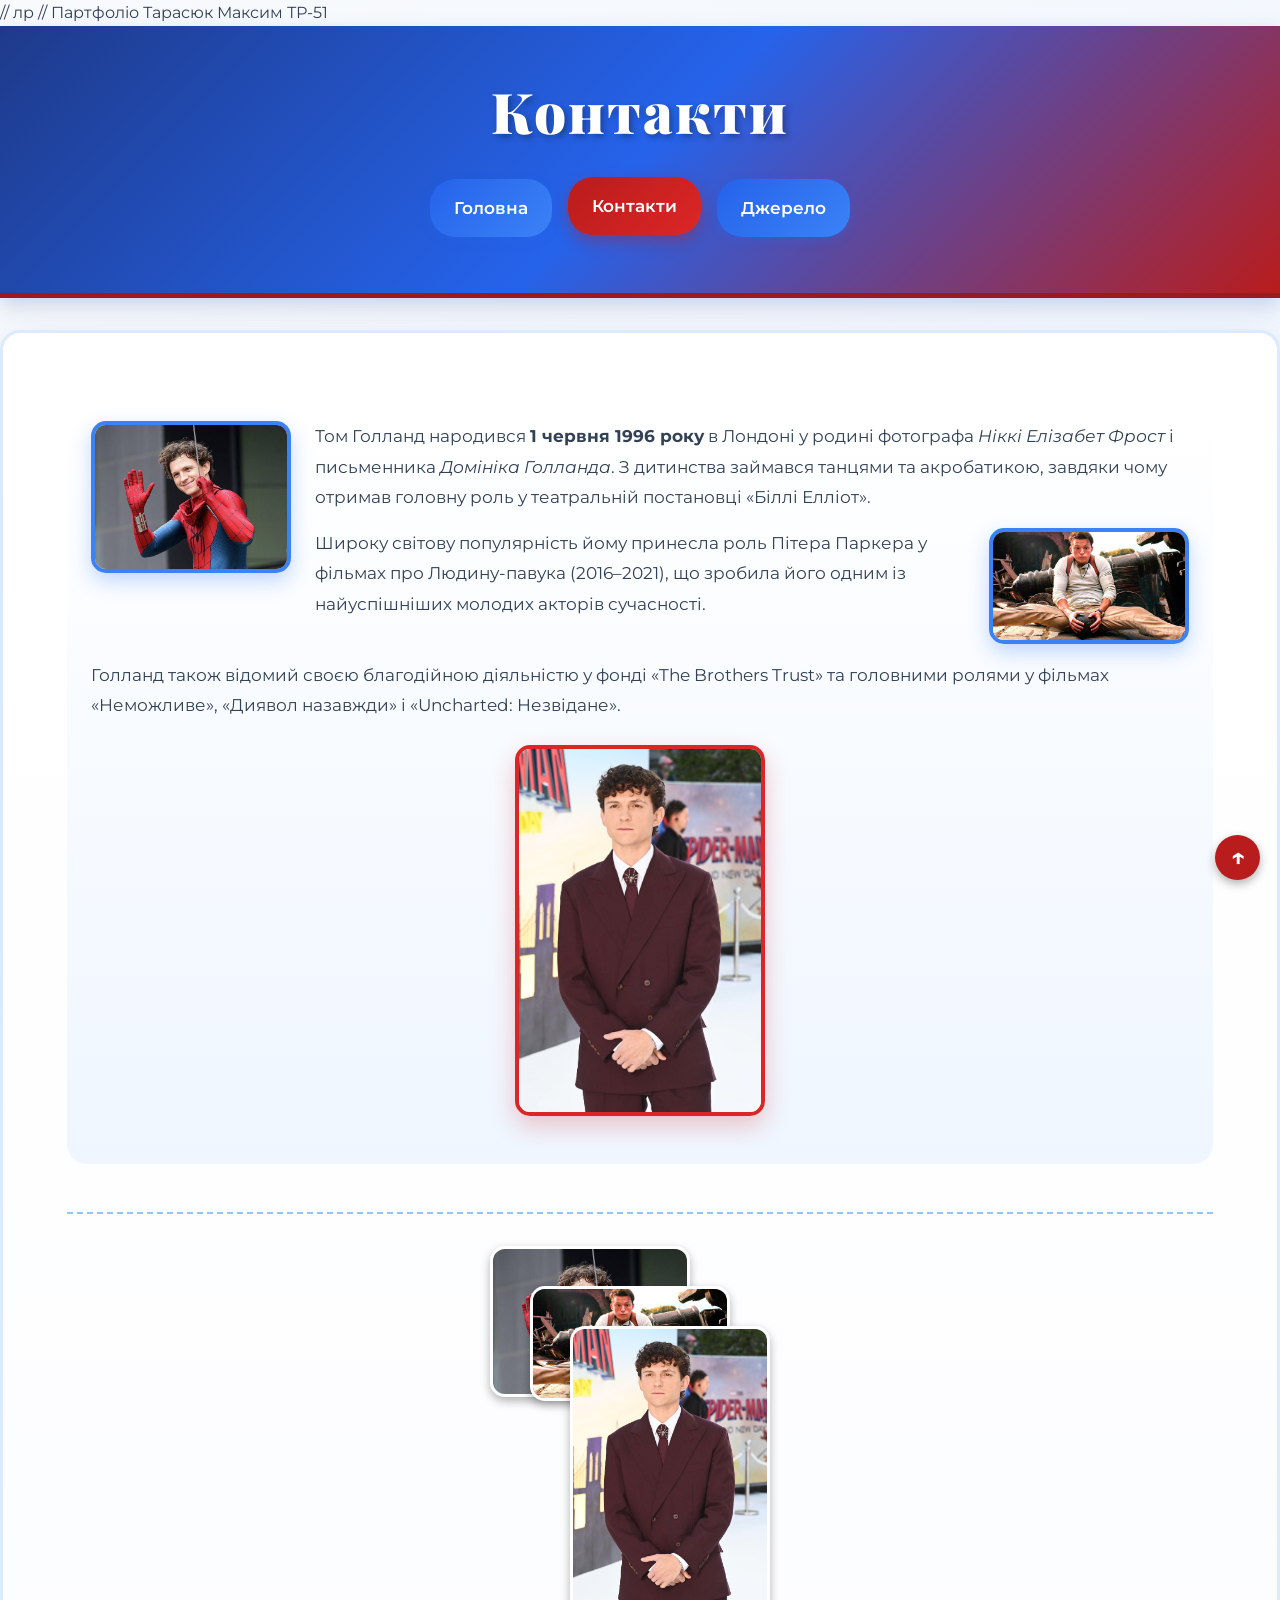
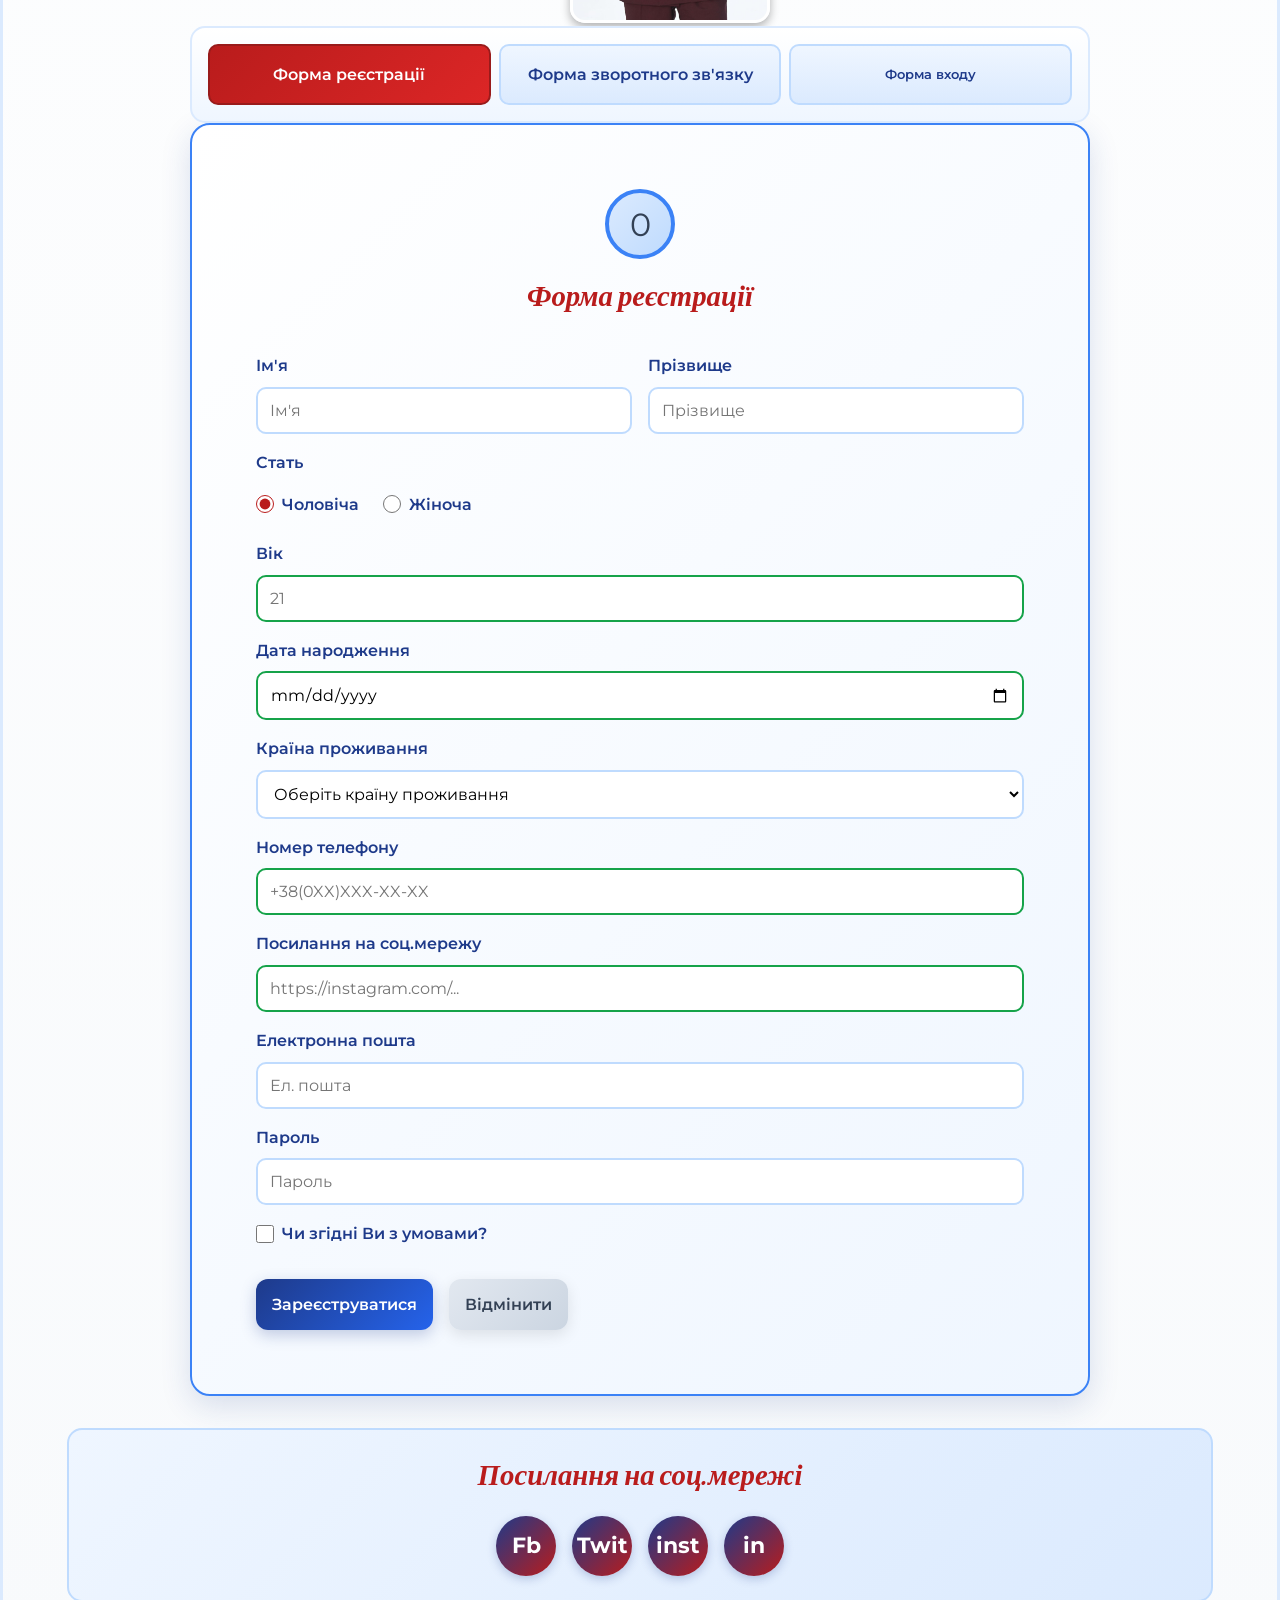
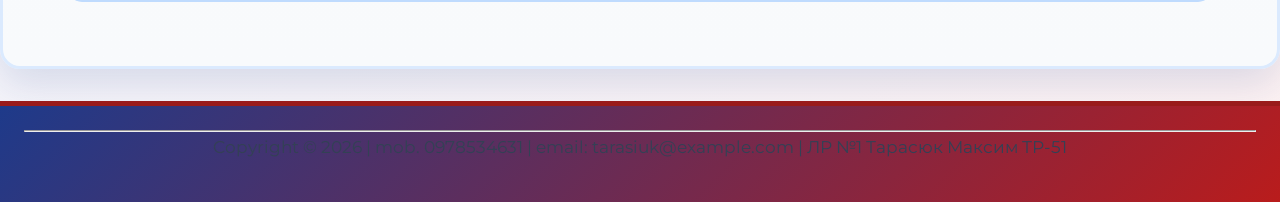
<file: lab1/contact.html>
﻿// лр
// Партфоліо Тарасюк Максим ТР-51
<!DOCTYPE html>
<html lang="uk">
<head>
    <meta charset="UTF-8">
    <meta name="viewport" content="width=device-width, initial-scale=1.0">
    <title>Контакти — Том Голланд</title>
    <link rel="preconnect" href="https://fonts.googleapis.com">
    <link rel="preconnect" href="https://fonts.gstatic.com" crossorigin>
    <link href="https://fonts.googleapis.com/css2?family=Playfair+Display:wght@400;700;900&family=Montserrat:wght@300;400;600;700&family=Crimson+Text:ital@0;1&display=swap" rel="stylesheet">
    <link rel="stylesheet" href="css/styles.css">
</head>

<body id="top">
    <header>
        <h1>Контакти</h1>
        <nav>
            <ul>
                <li><a href="index.html">Головна</a></li>
                <li><a href="contact.html" class="active">Контакти</a></li>
                <li><a href="https://uk.wikipedia.org/wiki/Том_Голланд_(актор)" target="_blank" rel="noopener">Джерело</a></li>
            </ul>
        </nav>
    </header>

    <main>
        <!-- Блок з біог та фото -->
        <section class="bio-section">
            <!-- біо -->
            <article class="bio-content">
                <img src="images/spiderman.jpg" alt="Том Голланд молодий" class="float-left">

                <p>
                    Том Голланд народився <strong>1 червня 1996 року</strong> в Лондоні у родині фотографа <em>Ніккі Елізабет Фрост</em> і письменника <em>Домініка Голланда</em>.
                    З дитинства займався танцями та акробатикою, завдяки чому отримав головну роль у театральній постановці «Біллі Елліот».
                </p>

                <img src="images/uncharted.jpg" alt="Роль в Uncharted" class="float-right">

                <p>
                    Широку світову популярність йому принесла роль Пітера Паркера у фільмах про Людину-павука (2016–2021),
                    що зробила його одним із найуспішніших молодих акторів сучасності.
                </p>

                <p class="clear-both">
                    Голланд також відомий своєю благодійною діяльністю у фонді «The Brothers Trust» та головними ролями у фільмах «Неможливе», «Диявол назавжди» і «Uncharted: Незвідане».
                </p>

                <img src="images/crowded.jpg" alt="Переповнена кімната" class="no-float">
            </article>

            <!-- фото -->
            <div class="absolute-positioning-demo">
                <div class="stacked-images">
                    <img src="images/spiderman.jpg" alt="Людина-павук" class="stacked-img img-1">
                    <img src="images/uncharted.jpg" alt="Нейтан Дрейк" class="stacked-img img-2">
                    <img src="images/crowded.jpg" alt="Денні Салліван" class="stacked-img img-3">
                </div>
            </div>
        </section>

        <!-- меню -->
        <input type="radio" name="form-tab" id="tab-register" checked hidden>
        <input type="radio" name="form-tab" id="tab-feedback" hidden>

        <div class="form-tabs">
            <label for="tab-register" class="tab-button">Форма реєстрації</label>
            <label for="tab-feedback" class="tab-button">Форма зворотного зв'язку</label>
            <button type="button" class="tab-button" id="open-login">Форма входу</button>
        </div>

        <!-- реєстрація -->
        <section class="form-section" id="register">
            <div class="form-header">
                <div class="user-icon">0</div>
                <h3>Форма реєстрації</h3>
            </div>
            <form action="#" method="POST">
                <div class="form-row">
                    <div class="form-group">
                        <label for="fname">Ім'я</label>
                        <input type="text" id="fname" name="fname" placeholder="Ім'я" required>
                    </div>

                    <div class="form-group">
                        <label for="lname">Прізвище</label>
                        <input type="text" id="lname" name="lname" placeholder="Прізвище" required>
                    </div>
                </div>

                <div class="form-group">
                    <label>Стать</label>
                    <div class="radio-group">
                        <label class="radio-label">
                            <input type="radio" name="gender" value="male" checked> Чоловіча
                        </label>
                        <label class="radio-label">
                            <input type="radio" name="gender" value="female"> Жіноча
                        </label>
                    </div>
                </div>

                <div class="form-group">
                    <label for="age">Вік</label>
                    <input type="number" id="age" name="age" min="1" max="120" placeholder="21">
                </div>

                <div class="form-group">
                    <label for="bdate">Дата народження</label>
                    <input type="date" id="bdate" name="bdate">
                </div>

                <div class="form-group">
                    <label for="country">Країна проживання</label>
                    <select id="country" name="country" required>
                        <option value="">Оберіть країну проживання</option>
                        <option value="ua">Україна</option>
                        <option value="uk">Велика Британія</option>
                        <option value="us">США</option>
                        <option value="ca">Канада</option>
                        <option value="de">Німеччина</option>
                    </select>
                </div>

                <div class="form-group">
                    <label for="phone">Номер телефону</label>
                    <input type="tel" id="phone" name="phone" placeholder="+38(0XX)XXX-XX-XX" pattern="[+]?[0-9]{10,13}">
                </div>

                <div class="form-group">
                    <label for="social">Посилання на соц.мережу</label>
                    <input type="url" id="social" name="social" placeholder="https://instagram.com/...">
                </div>

                <div class="form-group">
                    <label for="email">Електронна пошта</label>
                    <input type="email" id="email" name="email" placeholder="Ел. пошта" required>
                </div>

                <div class="form-group">
                    <label for="password">Пароль</label>
                    <input type="password" id="password" name="password" placeholder="Пароль" required minlength="6">
                </div>

                <div class="form-group checkbox-group">
                    <label class="checkbox-label">
                        <input type="checkbox" name="agree" required> Чи згідні Ви з умовами?
                    </label>
                </div>

                <div class="button-group">
                    <button type="submit" class="btn-submit">Зареєструватися</button>
                    <button type="reset" class="btn-reset">Відмінити</button>
                </div>
            </form>
        </section>

        <!-- зв"яток -->
        <section class="form-section" id="feedback">
            <div class="form-header">
                <h3>Форма зворотного зв'язку</h3>
            </div>

            <form action="#" method="POST">
                <div class="form-group">
                    <label for="fb-name">Ім'я</label>
                    <input type="text" id="fb-name" name="fb-name" placeholder="Ім'я" required>
                </div>

                <div class="form-group">
                    <label for="fb-email">Ел. пошта</label>
                    <input type="email" id="fb-email" name="fb-email" placeholder="Ел. пошта" required>
                </div>

                <div class="form-group">
                    <label for="topic">Тема повідомлення</label>
                    <select id="topic" name="topic" required>
                        <option value="">Оберіть тему</option>
                        <option value="general">Загальне питання</option>
                        <option value="support">Технічна підтримка</option>
                        <option value="coop">Співпраця</option>
                        <option value="other">Інше</option>
                    </select>
                </div>

                <div class="form-group">
                    <label for="message">Повідомлення</label>
                    <textarea id="message" name="message" rows="5" placeholder="Введіть ваше повідомлення..." required></textarea>
                </div>

                <div class="button-group">
                    <button type="submit" class="btn-submit">Відправити</button>
                    <button type="reset" class="btn-reset">Очистити</button>
                </div>
            </form>
        </section>

        <!-- лінки -->
        <div class="social-links">
            <h3>Посилання на соц.мережі</h3>
            <div class="social-circles">
                <a href="https://www.facebook.com/" target="_blank" rel="noopener" class="social-circle" title="Facebook">Fb</a>
                <a href="https://x.com/TomHolland1996" target="_blank" rel="noopener" class="social-circle" title="Twitter">Twit</a>
                <a href="https://www.instagram.com/tomholland2013/" target="_blank" rel="noopener" class="social-circle" title="Instagram">inst</a>
                <a href="https://www.imdb.com/name/nm4043618/" target="_blank" rel="noopener" class="social-circle" title="IMDb">in</a>
            </div>
        </div>
    </main>

    <footer>
        <hr>
        <p>Copyright &copy; 2026 | mob. 0978534631 | email: tarasiuk@example.com | ЛР №1 Тарасюк Максим ТР-51</p>
    </footer>


    <!-- модальне вікно входу -->
    <div class="modal" id="login-modal">
        <div class="modal-content">
            <button type="button" class="modal-close" id="close-login">&times;</button>
            <div class="form-header">
                <h3>Форма входу</h3>
            </div>
            <form action="#" method="POST">
                <div class="form-group">
                    <label for="login-email">Логін</label>
                    <input type="email" id="login-email" name="login-email" placeholder="Логін" required>
                </div>

                <div class="form-group">
                    <label for="login-pass">Пароль</label>
                    <input type="password" id="login-pass" name="login-pass" placeholder="Пароль" required>
                </div>

                <div class="button-group">
                    <button type="submit" class="btn-submit">Вхід</button>
                </div>
            </form>
        </div>
    </div>

    <a href="#top" class="scroll-top">&uarr;</a>

    <script>
        var modal = document.getElementById('login-modal');
        document.getElementById('open-login').onclick = function () { modal.classList.add('open'); };
        document.getElementById('close-login').onclick = function () { modal.classList.remove('open'); };
    </script>
</body>
</html>
</file>
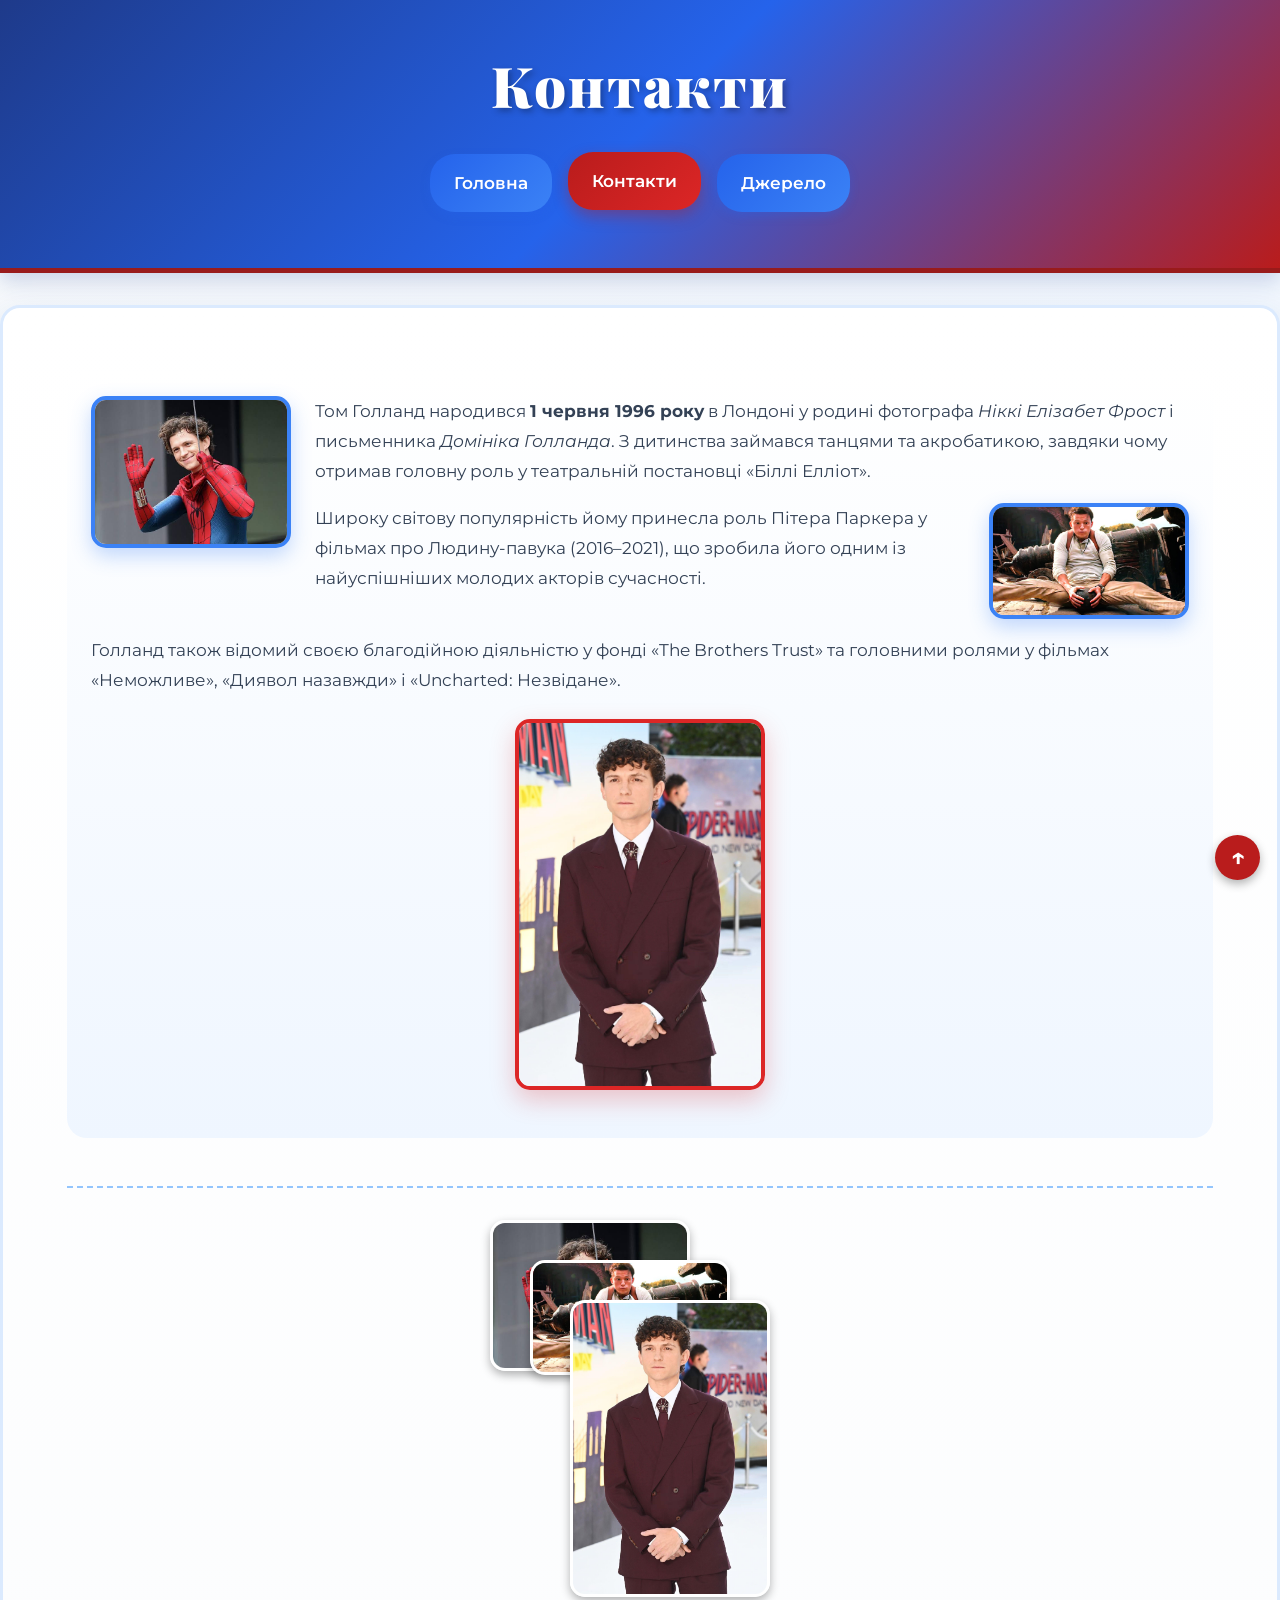
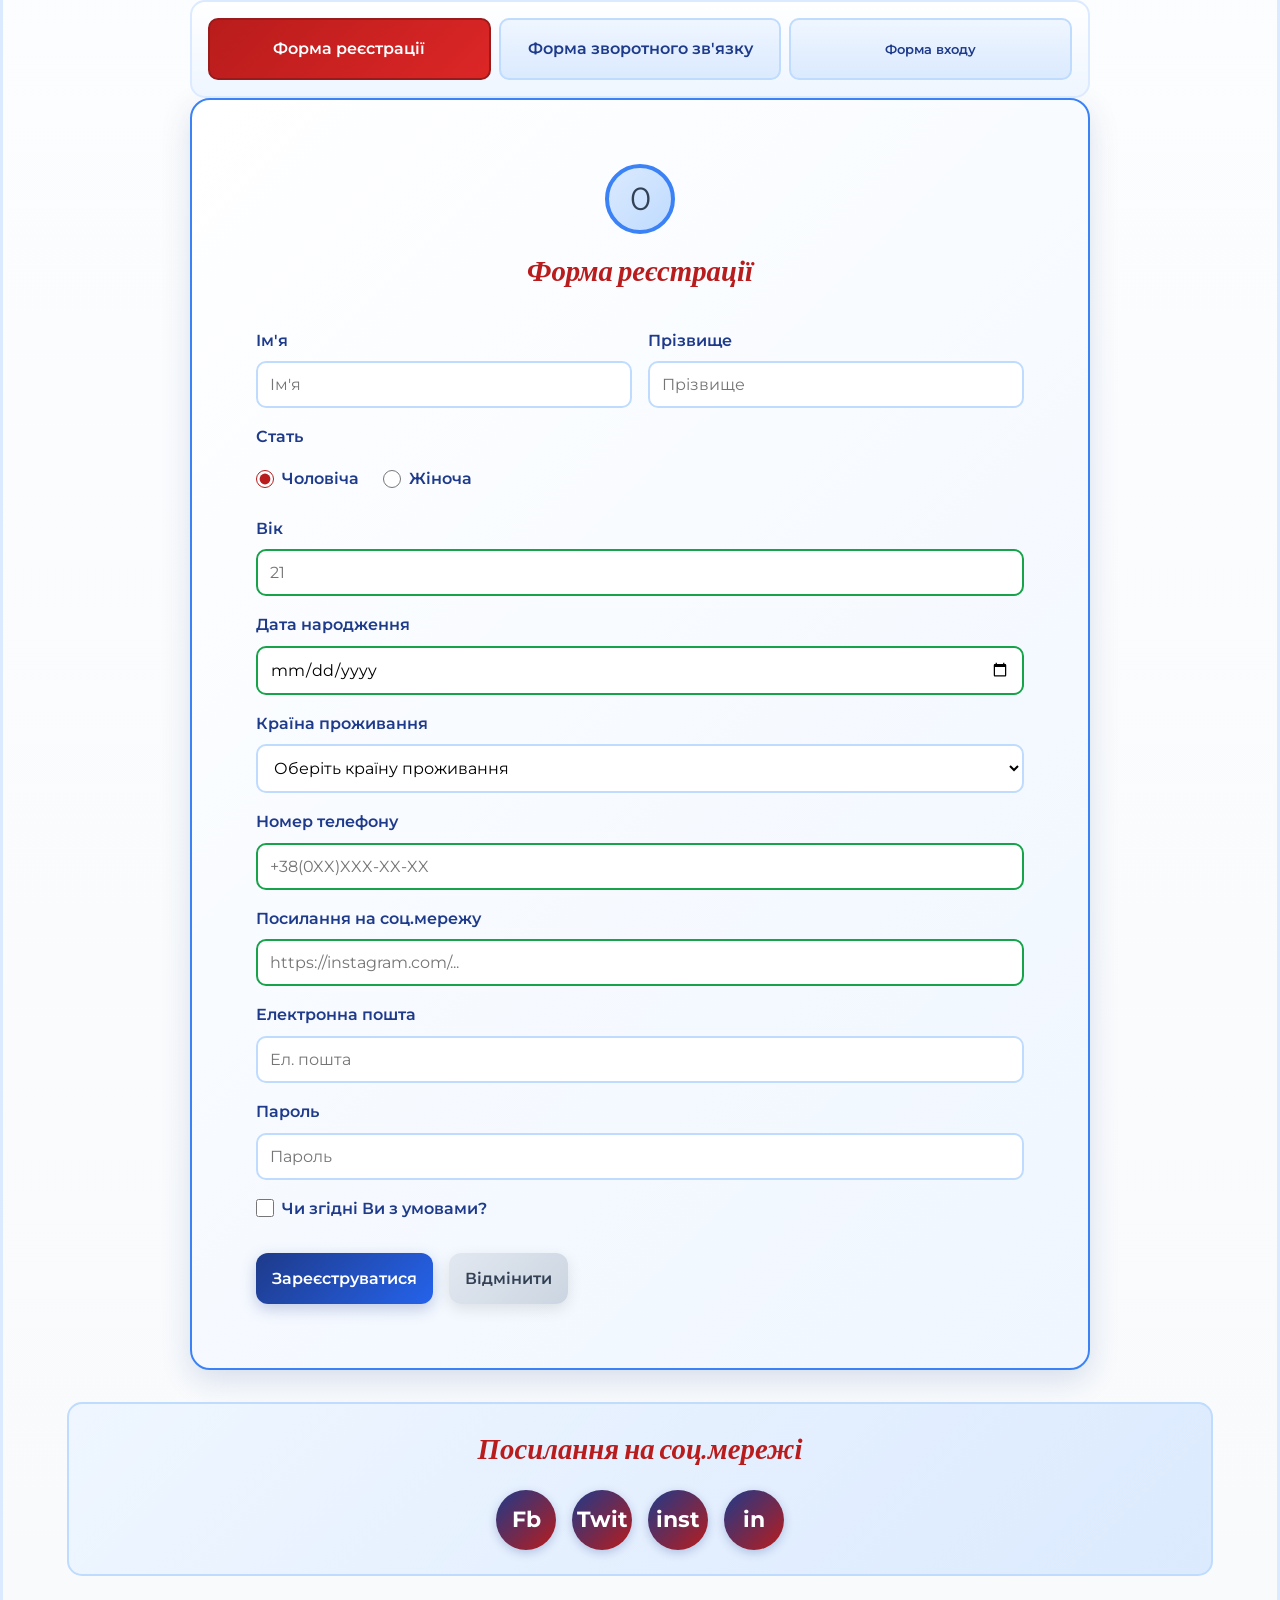
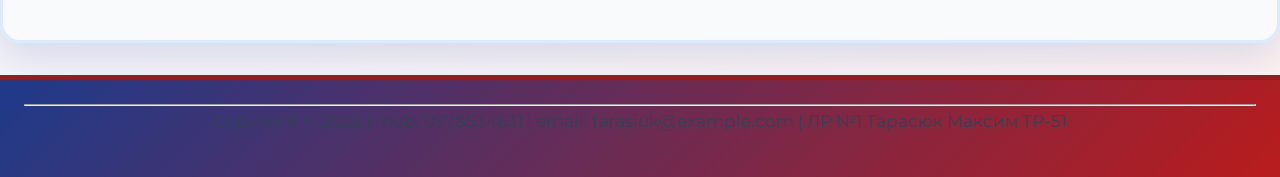
<file: lab3/contact.html>
﻿<!DOCTYPE html>
<html lang="uk">
<head>
    <meta charset="UTF-8">
    <meta name="viewport" content="width=device-width, initial-scale=1.0">
    <title>Контакти — Том Голланд</title>
    <link rel="preconnect" href="https://fonts.googleapis.com">
    <link rel="preconnect" href="https://fonts.gstatic.com" crossorigin>
    <link href="https://fonts.googleapis.com/css2?family=Playfair+Display:wght@400;700;900&family=Montserrat:wght@300;400;600;700&family=Crimson+Text:ital@0;1&display=swap" rel="stylesheet">
    <link rel="stylesheet" href="css/styles.css">
</head>

<body id="top">
    <header>
        <h1>Контакти</h1>
        <nav>
            <ul>
                <li><a href="index.html">Головна</a></li>
                <li><a href="contact.html" class="active">Контакти</a></li>
                <li><a href="https://uk.wikipedia.org/wiki/Том_Голланд_(актор)" target="_blank" rel="noopener">Джерело</a></li>
            </ul>
        </nav>
    </header>

    <main>
        <!-- Блок з біог та фото -->
        <section class="bio-section">
            <!-- біо -->
            <article class="bio-content">
                <img src="images/spiderman.jpg" alt="Том Голланд молодий" class="float-left">

                <p>
                    Том Голланд народився <strong>1 червня 1996 року</strong> в Лондоні у родині фотографа <em>Ніккі Елізабет Фрост</em> і письменника <em>Домініка Голланда</em>.
                    З дитинства займався танцями та акробатикою, завдяки чому отримав головну роль у театральній постановці «Біллі Елліот».
                </p>

                <img src="images/uncharted.jpg" alt="Роль в Uncharted" class="float-right">

                <p>
                    Широку світову популярність йому принесла роль Пітера Паркера у фільмах про Людину-павука (2016–2021),
                    що зробила його одним із найуспішніших молодих акторів сучасності.
                </p>

                <p class="clear-both">
                    Голланд також відомий своєю благодійною діяльністю у фонді «The Brothers Trust» та головними ролями у фільмах «Неможливе», «Диявол назавжди» і «Uncharted: Незвідане».
                </p>

                <img src="images/crowded.jpg" alt="Переповнена кімната" class="no-float">
            </article>

            <!-- фото -->
            <div class="absolute-positioning-demo">
                <div class="stacked-images">
                    <img src="images/spiderman.jpg" alt="Людина-павук" class="stacked-img img-1">
                    <img src="images/uncharted.jpg" alt="Нейтан Дрейк" class="stacked-img img-2">
                    <img src="images/crowded.jpg" alt="Денні Салліван" class="stacked-img img-3">
                </div>
            </div>
        </section>

        <!-- меню -->
        <input type="radio" name="form-tab" id="tab-register" checked hidden>
        <input type="radio" name="form-tab" id="tab-feedback" hidden>

        <div class="form-tabs">
            <label for="tab-register" class="tab-button">Форма реєстрації</label>
            <label for="tab-feedback" class="tab-button">Форма зворотного зв'язку</label>
            <button type="button" class="tab-button" id="open-login">Форма входу</button>
        </div>

        <!-- реєстрація -->
        <section class="form-section" id="register">
            <div class="form-header">
                <div class="user-icon">0</div>
                <h3>Форма реєстрації</h3>
            </div>
            <form action="#" method="POST">
                <div class="form-row">
                    <div class="form-group">
                        <label for="fname">Ім'я</label>
                        <input type="text" id="fname" name="fname" placeholder="Ім'я" required>
                    </div>

                    <div class="form-group">
                        <label for="lname">Прізвище</label>
                        <input type="text" id="lname" name="lname" placeholder="Прізвище" required>
                    </div>
                </div>

                <div class="form-group">
                    <label>Стать</label>
                    <div class="radio-group">
                        <label class="radio-label">
                            <input type="radio" name="gender" value="male" checked> Чоловіча
                        </label>
                        <label class="radio-label">
                            <input type="radio" name="gender" value="female"> Жіноча
                        </label>
                    </div>
                </div>

                <div class="form-group">
                    <label for="age">Вік</label>
                    <input type="number" id="age" name="age" min="1" max="120" placeholder="21">
                </div>

                <div class="form-group">
                    <label for="bdate">Дата народження</label>
                    <input type="date" id="bdate" name="bdate">
                </div>

                <div class="form-group">
                    <label for="country">Країна проживання</label>
                    <select id="country" name="country" required>
                        <option value="">Оберіть країну проживання</option>
                        <option value="ua">Україна</option>
                        <option value="uk">Велика Британія</option>
                        <option value="us">США</option>
                        <option value="ca">Канада</option>
                        <option value="de">Німеччина</option>
                    </select>
                </div>

                <div class="form-group">
                    <label for="phone">Номер телефону</label>
                    <input type="tel" id="phone" name="phone" placeholder="+38(0XX)XXX-XX-XX" pattern="[+]?[0-9]{10,13}">
                </div>

                <div class="form-group">
                    <label for="social">Посилання на соц.мережу</label>
                    <input type="url" id="social" name="social" placeholder="https://instagram.com/...">
                </div>

                <div class="form-group">
                    <label for="email">Електронна пошта</label>
                    <input type="email" id="email" name="email" placeholder="Ел. пошта" required>
                </div>

                <div class="form-group">
                    <label for="password">Пароль</label>
                    <input type="password" id="password" name="password" placeholder="Пароль" required minlength="6">
                </div>

                <div class="form-group checkbox-group">
                    <label class="checkbox-label">
                        <input type="checkbox" name="agree" required> Чи згідні Ви з умовами?
                    </label>
                </div>

                <div class="button-group">
                    <button type="submit" class="btn-submit">Зареєструватися</button>
                    <button type="reset" class="btn-reset">Відмінити</button>
                </div>
            </form>
        </section>

        <!-- зв"яток -->
        <section class="form-section" id="feedback">
            <div class="form-header">
                <h3>Форма зворотного зв'язку</h3>
            </div>

            <form action="#" method="POST">
                <div class="form-group">
                    <label for="fb-name">Ім'я</label>
                    <input type="text" id="fb-name" name="fb-name" placeholder="Ім'я" required>
                </div>

                <div class="form-group">
                    <label for="fb-email">Ел. пошта</label>
                    <input type="email" id="fb-email" name="fb-email" placeholder="Ел. пошта" required>
                </div>

                <div class="form-group">
                    <label for="topic">Тема повідомлення</label>
                    <select id="topic" name="topic" required>
                        <option value="">Оберіть тему</option>
                        <option value="general">Загальне питання</option>
                        <option value="support">Технічна підтримка</option>
                        <option value="coop">Співпраця</option>
                        <option value="other">Інше</option>
                    </select>
                </div>

                <div class="form-group">
                    <label for="message">Повідомлення</label>
                    <textarea id="message" name="message" rows="5" placeholder="Введіть ваше повідомлення..." required></textarea>
                </div>

                <div class="button-group">
                    <button type="submit" class="btn-submit">Відправити</button>
                    <button type="reset" class="btn-reset">Очистити</button>
                </div>
            </form>
        </section>

        <!-- лінки -->
        <div class="social-links">
            <h3>Посилання на соц.мережі</h3>
            <div class="social-circles">
                <a href="https://www.facebook.com/" target="_blank" rel="noopener" class="social-circle" title="Facebook">Fb</a>
                <a href="https://x.com/TomHolland1996" target="_blank" rel="noopener" class="social-circle" title="Twitter">Twit</a>
                <a href="https://www.instagram.com/tomholland2013/" target="_blank" rel="noopener" class="social-circle" title="Instagram">inst</a>
                <a href="https://www.imdb.com/name/nm4043618/" target="_blank" rel="noopener" class="social-circle" title="IMDb">in</a>
            </div>
        </div>
    </main>

    <footer>
        <hr>
        <p>Copyright &copy; 2026 | mob. 0978534631 | email: tarasiuk@example.com | ЛР №1 Тарасюк Максим ТР-51</p>
    </footer>


    <!-- модальне вікно входу -->
    <div class="modal" id="login-modal">
        <div class="modal-content">
            <button type="button" class="modal-close" id="close-login">&times;</button>
            <div class="form-header">
                <h3>Форма входу</h3>
            </div>
            <form action="#" method="POST">
                <div class="form-group">
                    <label for="login-email">Логін</label>
                    <input type="email" id="login-email" name="login-email" placeholder="Логін" required>
                </div>

                <div class="form-group">
                    <label for="login-pass">Пароль</label>
                    <input type="password" id="login-pass" name="login-pass" placeholder="Пароль" required>
                </div>

                <div class="button-group">
                    <button type="submit" class="btn-submit">Вхід</button>
                </div>
            </form>
        </div>
    </div>

    <a href="#top" class="scroll-top">&uarr;</a>

    <script>
        var modal = document.getElementById('login-modal');
        document.getElementById('open-login').onclick = function () { modal.classList.add('open'); };
        document.getElementById('close-login').onclick = function () { modal.classList.remove('open'); };
    </script>
</body>
</html>
</file>
<file: lab1/css/styles.css>
﻿* {
    margin: 0;
    padding: 0;
    box-sizing: border-box;
}

body {
    font-family: "Montserrat", sans-serif;
    background: linear-gradient(135deg, #f8fafc 0%, #eff6ff 50%, #fef2f2 100%);
    color: #334155;
    min-height: 100vh;
    line-height: 1.6;
}

header {
    background: linear-gradient(135deg, #1e3a8a 0%, #2563eb 50%, #b91c1c 100%);
    padding: 1.5rem 1rem;
    text-align: center;
    border-bottom: 5px solid #991b1b;
    box-shadow: 0 8px 20px rgba(30, 58, 138, 0.2);
}

h1 {
    font-family: "Playfair Display", serif;
    color: #ffffff;
    margin-bottom: 1rem;
    font-size: clamp(1.8rem, 5vw, 3rem);
    font-weight: 900;
    text-shadow: 3px 3px 6px rgba(0, 0, 0, 0.3);
    letter-spacing: 2px;
}

.subtitle {
    color: #ffffff;
    margin-bottom: 1rem;
    font-weight: 600;
}

nav ul {
    list-style: none;
    display: flex;
    flex-direction: column;
    gap: 0.5rem;
    align-items: stretch;
}

nav ul li a {
    display: block;
    text-decoration: none;
    color: #ffffff;
    background: linear-gradient(135deg, #2563eb 0%, #3b82f6 100%);
    padding: 0.75rem 1rem;
    border-radius: 10px;
    transition: all 0.3s ease;
    font-weight: 600;
    box-shadow: 0 4px 10px rgba(37, 99, 235, 0.3);
    text-align: center;
}

nav ul li a:hover,
nav ul li a.active {
    background: linear-gradient(135deg, #b91c1c 0%, #dc2626 100%);
    transform: translateY(-2px);
    box-shadow: 0 6px 15px rgba(185, 28, 28, 0.4);
}

main {
    background: linear-gradient(to bottom, #ffffff 0%, #f8fafc 100%);
    margin: 1rem;
    padding: 1.5rem;
    border-radius: 20px;
    box-shadow: 0 15px 40px rgba(30, 58, 138, 0.15);
    border: 3px solid #dbeafe;
}

h2 {
    font-family: "Playfair Display", serif;
    color: #1e3a8a;
    border-bottom: 4px solid #dc2626;
    text-align: center;
    padding-bottom: 0.5rem;
    font-size: clamp(1.5rem, 4vw, 2.2rem);
    font-weight: 700;
    margin-bottom: 1.5rem;
}

h3 {
    font-family: "Crimson Text", serif;
    color: #b91c1c;
    font-size: clamp(1.2rem, 3vw, 1.8rem);
    font-style: italic;
    margin-bottom: 1rem;
}

h4, h5, h6 {
    color: #1e3a8a;
    margin-bottom: 0.5rem;
}

p, li {
    line-height: 1.8;
    font-size: clamp(0.95rem, 2vw, 1.05rem);
    color: #334155;
    margin-bottom: 1rem;
}

img {
    max-width: 100%;
    height: auto;
    display: block;
}

.float-left,
.float-right {
    width: 100%;
    max-width: 200px;
    margin: 1rem auto;
    border-radius: 15px;
    border: 4px solid #3b82f6;
    box-shadow: 0 8px 20px rgba(59, 130, 246, 0.3);
}

.no-float {
    margin: 1.5rem auto;
    max-width: 250px;
    border-radius: 15px;
    border: 4px solid #dc2626;
    box-shadow: 0 10px 25px rgba(220, 38, 38, 0.25);
}

#bio {
    margin-bottom: 2rem;
}

.bio-content {
    background: linear-gradient(to bottom, #ffffff 0%, #eff6ff 100%);
    padding: 1.5rem;
    border-radius: 20px;
    margin-bottom: 2rem;
}

.quote-block {
    background: linear-gradient(135deg, #eff6ff 0%, #dbeafe 100%);
    border-left: 5px solid #1e3a8a;
    padding: 1rem;
    margin: 1.5rem 0;
    border-radius: 10px;
    font-style: italic;
    color: #1e293b;
}

.achievements-block {
    background: linear-gradient(to bottom, #ffffff 0%, #fef2f2 100%);
    padding: 1.5rem;
    margin-top: 2rem;
    border-radius: 15px;
    border: 2px solid #fecaca;
}

.achievements-block mark {
    background-color: #fde68a;
    padding: 2px 5px;
    border-radius: 3px;
}

.center-text {
    text-align: center;
}

.humor-text {
    color: #b91c1c;
    font-weight: bold;
}

.dashed-divider {
    border: none;
    border-top: 2px dashed #93c5fd;
    margin: 1.5rem 0;
}

.crew-list {
    padding-left: 2rem;
    margin-bottom: 1.5rem;
}

.crew-list ul {
    padding-left: 1.5rem;
    margin-top: 0.5rem;
}

.roles {
    display: grid;
    grid-template-columns: 1fr;
    gap: 2rem;
    margin-top: 2rem;
}

.role-item {
    background: linear-gradient(135deg, #eff6ff 0%, #dbeafe 100%);
    padding: 1.5rem;
    border-radius: 25px;
    box-shadow: 0 10px 30px rgba(30, 58, 138, 0.15);
    border: 3px solid #bfdbfe;
    text-align: center;
}

.role-item img {
    width: 100%;
    max-width: 280px;
    margin: 0 auto;
    border-radius: 20px;
    box-shadow: 0 8px 25px rgba(30, 58, 138, 0.2);
    border: 4px solid #2563eb;
}

figcaption {
    font-family: "Crimson Text", serif;
    font-style: italic;
    color: #b91c1c;
    font-size: 1.1em;
    margin-top: 1rem;
    font-weight: 600;
}

.absolute-positioning-demo {
    margin: 3rem 0;
    padding: 2rem 1rem;
    border-top: 2px dashed #93c5fd;
}

.stacked-images {
    position: relative;
    width: 100%;
    max-width: 300px;
    height: 300px;
    margin: 0 auto;
}

.stacked-img {
    position: absolute;
    width: 70%;
    max-width: 200px;
    border-radius: 15px;
    box-shadow: 0 4px 10px rgba(0, 0, 0, 0.3);
    border: 3px solid #ffffff;
}

.img-1 {
    top: 0;
    left: 0;
    z-index: 1;
}

.img-2 {
    top: 40px;
    left: 40px;
    z-index: 2;
}

.img-3 {
    top: 80px;
    left: 80px;
    z-index: 3;
}

.styled-table {
    width: 100%;
    margin: 2rem auto;
    border-collapse: collapse;
    font-size: 0.9rem;
    border-radius: 15px;
    overflow: hidden;
    box-shadow: 0 10px 30px rgba(30, 58, 138, 0.2);
}

.styled-table caption {
    font-family: "Playfair Display", serif;
    font-weight: 700;
    margin-bottom: 1rem;
    color: #1e3a8a;
    font-size: 1.4em;
}

.styled-table th {
    background: linear-gradient(135deg, #1e3a8a 0%, #2563eb 100%);
    color: #ffffff;
    padding: 0.75rem;
    font-weight: 700;
    text-align: left;
}

.styled-table td {
    border: 2px solid #dbeafe;
    padding: 0.75rem;
    color: #334155;
    background-color: #f8fafc;
}

.styled-table tr:nth-child(even) td {
    background: linear-gradient(to right, #eff6ff 0%, #f8fafc 100%);
}

.styled-table tfoot td {
    font-weight: bold;
    background-color: #fee2e2;
    color: #991b1b;
}

.form-tabs {
    position: sticky;
    top: 0;
    z-index: 20;
    display: flex;
    flex-direction: column;
    gap: 0.5rem;
    margin: 2rem 1rem 0;
    background: linear-gradient(to bottom, #ffffff 0%, #eff6ff 100%);
    padding: 1rem;
    border-radius: 15px;
    border: 2px solid #dbeafe;
}

.tab-button {
    padding: 1rem;
    background: linear-gradient(to bottom, #eff6ff 0%, #dbeafe 100%);
    color: #1e3a8a;
    border: 2px solid #bfdbfe;
    cursor: pointer;
    font-family: "Montserrat", sans-serif;
    font-weight: 600;
    transition: all 0.3s ease;
    border-radius: 10px;
    text-align: center;
}

.tab-button:hover {
    background: linear-gradient(to bottom, #dbeafe 0%, #bfdbfe 100%);
}

input[name="form-tab"] {
    display: none;
}

.form-section {
    display: none;
    background: linear-gradient(135deg, #ffffff 0%, #eff6ff 100%);
    padding: 2rem 1rem;
    margin: 0 1rem 2rem;
    border-radius: 20px;
    box-shadow: 0 10px 30px rgba(30, 58, 138, 0.15);
    border: 2px solid #3b82f6;
}

#tab-register:checked ~ .form-section#register,
#tab-feedback:checked ~ .form-section#feedback {
    display: block;
}

#tab-register:checked ~ .form-tabs label[for="tab-register"],
#tab-feedback:checked ~ .form-tabs label[for="tab-feedback"] {
    background: linear-gradient(135deg, #b91c1c 0%, #dc2626 100%);
    color: #ffffff;
    border-color: #991b1b;
}

.form-header {
    text-align: center;
    margin-bottom: 2rem;
}

.user-icon {
    width: 70px;
    height: 70px;
    background: linear-gradient(135deg, #dbeafe 0%, #bfdbfe 100%);
    border-radius: 50%;
    margin: 0 auto 1rem;
    display: flex;
    align-items: center;
    justify-content: center;
    font-size: 2em;
    border: 4px solid #3b82f6;
}

.form-group {
    display: flex;
    flex-direction: column;
    margin-bottom: 1rem;
}

.form-group label {
    font-weight: 600;
    color: #1e3a8a;
    margin-bottom: 0.5rem;
}

.form-group input,
.form-group select,
.form-group textarea {
    width: 100%;
    padding: 0.75rem;
    border: 2px solid #bfdbfe;
    border-radius: 10px;
    font-size: 1rem;
    font-family: "Montserrat", sans-serif;
    background-color: #ffffff;
    transition: all 0.3s ease;
}

.form-group input:focus,
.form-group select:focus,
.form-group textarea:focus {
    outline: none;
    border-color: #2563eb;
    box-shadow: 0 0 0 4px rgba(37, 99, 235, 0.15);
    animation: focusPulse 0.6s ease-out;
}

@keyframes focusPulse {
    0%   { box-shadow: 0 0 0 0 rgba(37, 99, 235, 0.5); transform: scale(1); }
    50%  { box-shadow: 0 0 0 8px rgba(37, 99, 235, 0.2); transform: scale(1.01); }
    100% { box-shadow: 0 0 0 4px rgba(37, 99, 235, 0.15); transform: scale(1); }
}

.form-group input:valid {
    border-color: #16a34a;
}

.form-group input:active,
.form-group textarea:active {
    border-color: #b91c1c;
    background-color: #fef2f2;
}

.form-group input:invalid {
    border-color: #bfdbfe;
}

.form-group textarea {
    resize: vertical;
    min-height: 100px;
}

.radio-group {
    display: flex;
    flex-direction: column;
    gap: 0.5rem;
    margin-top: 0.5rem;
}

.radio-label,
.checkbox-label {
    display: flex;
    align-items: center;
    font-weight: 500;
}

.radio-label input,
.checkbox-label input {
    margin-right: 0.5rem;
    width: 18px;
    height: 18px;
    accent-color: #b91c1c;
}

.button-group {
    display: flex;
    flex-direction: column;
    gap: 1rem;
    margin-top: 1.5rem;
}

.btn-submit,
.btn-reset,
.form-section button {
    padding: 1rem;
    font-size: 1rem;
    font-weight: 600;
    border: none;
    border-radius: 12px;
    cursor: pointer;
    transition: all 0.3s ease;
    font-family: "Montserrat", sans-serif;
}

.btn-submit,
.form-section button[type="submit"] {
    background: linear-gradient(135deg, #1e3a8a 0%, #2563eb 100%);
    color: white;
    box-shadow: 0 5px 15px rgba(30, 58, 138, 0.25);
}

.btn-submit:hover,
.form-section button[type="submit"]:hover {
    background: linear-gradient(135deg, #b91c1c 0%, #dc2626 100%);
    transform: translateY(-2px);
}

.btn-submit:active,
.btn-reset:active,
.form-section button:active {
    transform: translateY(1px) scale(0.98);
    box-shadow: inset 0 3px 8px rgba(0, 0, 0, 0.25);
}

.btn-reset,
.form-section button[type="reset"] {
    background: linear-gradient(135deg, #e2e8f0 0%, #cbd5e1 100%);
    color: #334155;
    box-shadow: 0 5px 15px rgba(0, 0, 0, 0.1);
}

.social-links {
    margin-top: 2rem;
    padding: 1.5rem;
    background: linear-gradient(135deg, #eff6ff 0%, #dbeafe 100%);
    border-radius: 15px;
    border: 2px solid #bfdbfe;
}

.social-links h3 {
    text-align: center;
    margin-bottom: 1rem;
}

.social-circles {
    display: flex;
    justify-content: center;
    gap: 1rem;
    flex-wrap: wrap;
}

.social-circle {
    width: 50px;
    height: 50px;
    background: linear-gradient(135deg, #1e3a8a 0%, #b91c1c 100%);
    color: white;
    border-radius: 50%;
    display: flex;
    align-items: center;
    justify-content: center;
    text-decoration: none;
    font-size: 1.2em;
    font-weight: bold;
    box-shadow: 0 3px 10px rgba(30, 58, 138, 0.25);
    transition: all 0.3s ease;
}

.social-circle:hover {
    transform: translateY(-3px) scale(1.1);
    box-shadow: 0 5px 15px rgba(185, 28, 28, 0.4);
}

/* фігури з підписом у біографії */
.bio-figure {
    width: 100%;
    max-width: 200px;
    margin: 1rem auto;
    text-align: center;
}

.bio-figure img {
    margin: 0 auto;
    border-radius: 15px;
    border: 4px solid #3b82f6;
    box-shadow: 0 8px 20px rgba(59, 130, 246, 0.3);
}

.bio-figure figcaption {
    font-size: 0.9rem;
    margin-top: 0.5rem;
}

.achievements-list {
    margin: 1rem 0 1rem 2rem;
}

.achievements-list li {
    margin-bottom: 0.4rem;
}

/* модальне вікно */
.modal {
    position: fixed;
    top: 0;
    left: 0;
    right: 0;
    bottom: 0;
    z-index: 100;
    display: none;
    align-items: center;
    justify-content: center;
    padding: 1rem;
    background: rgba(15, 23, 42, 0.65);
}

.modal.open {
    display: flex;
}

.modal-content {
    position: relative;
    width: 100%;
    max-width: 450px;
    max-height: 90vh;
    overflow-y: auto;
    padding: 2rem 1.5rem;
    background: linear-gradient(135deg, #ffffff 0%, #eff6ff 100%);
    border: 2px solid #3b82f6;
    border-radius: 20px;
    box-shadow: 0 20px 50px rgba(0, 0, 0, 0.4);
}

.modal-close {
    position: absolute;
    top: 10px;
    right: 14px;
    width: 36px;
    height: 36px;
    border: none;
    border-radius: 50%;
    background: #fee2e2;
    color: #991b1b;
    font-size: 1.6rem;
    line-height: 1;
    cursor: pointer;
    transition: all 0.3s ease;
}

.modal-close:hover {
    background: #dc2626;
    color: #ffffff;
}

.modal-close:active {
    transform: scale(0.9);
}

/* кнопка вгору */
.scroll-top {
    position: fixed;
    bottom: 20px;
    right: 20px;
    width: 45px;
    height: 45px;
    background: #b91c1c;
    color: #ffffff;
    text-decoration: none;
    border-radius: 50%;
    display: flex;
    align-items: center;
    justify-content: center;
    font-size: 1.5rem;
    font-weight: bold;
    box-shadow: 0 4px 10px rgba(0, 0, 0, 0.3);
}

footer {
    text-align: center;
    background: linear-gradient(135deg, #1e3a8a 0%, #b91c1c 100%);
    padding: 1.5rem;
    font-size: 0.9rem;
    border-top: 5px solid #991b1b;
    color: #ffffff;
    margin-top: 2rem;
}

@media (min-width: 481px) {
    nav ul {
        flex-direction: row;
        justify-content: center;
        flex-wrap: wrap;
        gap: 0.75rem;
    }

    .roles {
        grid-template-columns: repeat(2, 1fr);
    }

    .form-row {
        display: grid;
        grid-template-columns: 1fr 1fr;
        gap: 1rem;
    }

    .radio-group {
        flex-direction: row;
        gap: 1.5rem;
    }

    .button-group {
        flex-direction: row;
    }

    .form-tabs {
        flex-direction: row;
        justify-content: center;
    }

    .tab-button {
        flex: 1;
        min-width: 150px;
    }

    .float-left {
        float: left;
        margin: 0 1.5rem 1rem 0;
        max-width: 180px;
    }

    .float-right {
        float: right;
        margin: 0 0 1rem 1.5rem;
        max-width: 180px;
    }

    .bio-figure-left {
        float: left;
        margin: 0 1.5rem 1rem 0;
        max-width: 180px;
    }

    .bio-figure-right {
        float: right;
        margin: 0 0 1rem 1.5rem;
        max-width: 180px;
    }

    .clear-both {
        clear: both;
    }
}

@media (min-width: 769px) {
    main {
        margin: 2rem auto;
        padding: 3rem;
        max-width: 1200px;
    }

    nav ul {
        gap: 1rem;
    }

    nav ul li a {
        padding: 0.875rem 1.5rem;
        border-radius: 25px;
    }

    .roles {
        grid-template-columns: repeat(3, 1fr);
        gap: 2.5rem;
    }

    .styled-table {
        font-size: 1rem;
        width: 90%;
    }

    .styled-table th,
    .styled-table td {
        padding: 1rem;
    }

    .form-section {
        max-width: 800px;
        margin: 0 auto 2rem;
        padding: 3rem;
    }

    .form-tabs {
        max-width: 800px;
        margin: 2rem auto 0;
    }

    .float-left,
    .float-right {
        max-width: 200px;
    }
}

@media (min-width: 1025px) {
    header {
        padding: 2.5rem 0;
    }

    h1 {
        font-size: 3.5rem;
        margin-bottom: 1.5rem;
    }

    main {
        max-width: 1400px;
        padding: 4rem;
    }

    .roles {
        grid-template-columns: repeat(auto-fit, minmax(280px, 1fr));
    }

    .form-section {
        max-width: 900px;
        padding: 4rem;
    }

    .form-tabs {
        max-width: 900px;
    }

    .social-circle {
        width: 60px;
        height: 60px;
        font-size: 1.4em;
    }
}

@media print {
    header, nav, footer, .form-section, .social-links, .scroll-top {
        display: none;
    }

    body {
        background: white;
    }

    main {
        box-shadow: none;
        border: none;
    }
}
</file>
<file: lab3/css/styles.css>
﻿* {
    margin: 0;
    padding: 0;
    box-sizing: border-box;
}

body {
    font-family: "Montserrat", sans-serif;
    background: linear-gradient(135deg, #f8fafc 0%, #eff6ff 50%, #fef2f2 100%);
    color: #334155;
    min-height: 100vh;
    line-height: 1.6;
}

header {
    background: linear-gradient(135deg, #1e3a8a 0%, #2563eb 50%, #b91c1c 100%);
    padding: 1.5rem 1rem;
    text-align: center;
    border-bottom: 5px solid #991b1b;
    box-shadow: 0 8px 20px rgba(30, 58, 138, 0.2);
}

h1 {
    font-family: "Playfair Display", serif;
    color: #ffffff;
    margin-bottom: 1rem;
    font-size: clamp(1.8rem, 5vw, 3rem);
    font-weight: 900;
    text-shadow: 3px 3px 6px rgba(0, 0, 0, 0.3);
    letter-spacing: 2px;
}

.subtitle {
    color: #ffffff;
    margin-bottom: 1rem;
    font-weight: 600;
}

nav ul {
    list-style: none;
    display: flex;
    flex-direction: column;
    gap: 0.5rem;
    align-items: stretch;
}

nav ul li a {
    display: block;
    text-decoration: none;
    color: #ffffff;
    background: linear-gradient(135deg, #2563eb 0%, #3b82f6 100%);
    padding: 0.75rem 1rem;
    border-radius: 10px;
    transition: all 0.3s ease;
    font-weight: 600;
    box-shadow: 0 4px 10px rgba(37, 99, 235, 0.3);
    text-align: center;
}

nav ul li a:hover,
nav ul li a.active {
    background: linear-gradient(135deg, #b91c1c 0%, #dc2626 100%);
    transform: translateY(-2px);
    box-shadow: 0 6px 15px rgba(185, 28, 28, 0.4);
}

main {
    background: linear-gradient(to bottom, #ffffff 0%, #f8fafc 100%);
    margin: 1rem;
    padding: 1.5rem;
    border-radius: 20px;
    box-shadow: 0 15px 40px rgba(30, 58, 138, 0.15);
    border: 3px solid #dbeafe;
}

h2 {
    font-family: "Playfair Display", serif;
    color: #1e3a8a;
    border-bottom: 4px solid #dc2626;
    text-align: center;
    padding-bottom: 0.5rem;
    font-size: clamp(1.5rem, 4vw, 2.2rem);
    font-weight: 700;
    margin-bottom: 1.5rem;
}

h3 {
    font-family: "Crimson Text", serif;
    color: #b91c1c;
    font-size: clamp(1.2rem, 3vw, 1.8rem);
    font-style: italic;
    margin-bottom: 1rem;
}

h4, h5, h6 {
    color: #1e3a8a;
    margin-bottom: 0.5rem;
}

p, li {
    line-height: 1.8;
    font-size: clamp(0.95rem, 2vw, 1.05rem);
    color: #334155;
    margin-bottom: 1rem;
}

img {
    max-width: 100%;
    height: auto;
    display: block;
}

.float-left,
.float-right {
    width: 100%;
    max-width: 200px;
    margin: 1rem auto;
    border-radius: 15px;
    border: 4px solid #3b82f6;
    box-shadow: 0 8px 20px rgba(59, 130, 246, 0.3);
}

.no-float {
    margin: 1.5rem auto;
    max-width: 250px;
    border-radius: 15px;
    border: 4px solid #dc2626;
    box-shadow: 0 10px 25px rgba(220, 38, 38, 0.25);
}

#bio {
    margin-bottom: 2rem;
}

.bio-content {
    background: linear-gradient(to bottom, #ffffff 0%, #eff6ff 100%);
    padding: 1.5rem;
    border-radius: 20px;
    margin-bottom: 2rem;
}

.quote-block {
    background: linear-gradient(135deg, #eff6ff 0%, #dbeafe 100%);
    border-left: 5px solid #1e3a8a;
    padding: 1rem;
    margin: 1.5rem 0;
    border-radius: 10px;
    font-style: italic;
    color: #1e293b;
}

.achievements-block {
    background: linear-gradient(to bottom, #ffffff 0%, #fef2f2 100%);
    padding: 1.5rem;
    margin-top: 2rem;
    border-radius: 15px;
    border: 2px solid #fecaca;
}

.achievements-block mark {
    background-color: #fde68a;
    padding: 2px 5px;
    border-radius: 3px;
}

.center-text {
    text-align: center;
}

.humor-text {
    color: #b91c1c;
    font-weight: bold;
}

.dashed-divider {
    border: none;
    border-top: 2px dashed #93c5fd;
    margin: 1.5rem 0;
}

.crew-list {
    padding-left: 2rem;
    margin-bottom: 1.5rem;
}

.crew-list ul {
    padding-left: 1.5rem;
    margin-top: 0.5rem;
}

.roles {
    display: grid;
    grid-template-columns: 1fr;
    gap: 2rem;
    margin-top: 2rem;
}

.role-item {
    background: linear-gradient(135deg, #eff6ff 0%, #dbeafe 100%);
    padding: 1.5rem;
    border-radius: 25px;
    box-shadow: 0 10px 30px rgba(30, 58, 138, 0.15);
    border: 3px solid #bfdbfe;
    text-align: center;
}

.role-item img {
    width: 100%;
    max-width: 280px;
    margin: 0 auto;
    border-radius: 20px;
    box-shadow: 0 8px 25px rgba(30, 58, 138, 0.2);
    border: 4px solid #2563eb;
}

figcaption {
    font-family: "Crimson Text", serif;
    font-style: italic;
    color: #b91c1c;
    font-size: 1.1em;
    margin-top: 1rem;
    font-weight: 600;
}

.absolute-positioning-demo {
    margin: 3rem 0;
    padding: 2rem 1rem;
    border-top: 2px dashed #93c5fd;
}

.stacked-images {
    position: relative;
    width: 100%;
    max-width: 300px;
    height: 300px;
    margin: 0 auto;
}

.stacked-img {
    position: absolute;
    width: 70%;
    max-width: 200px;
    border-radius: 15px;
    box-shadow: 0 4px 10px rgba(0, 0, 0, 0.3);
    border: 3px solid #ffffff;
}

.img-1 {
    top: 0;
    left: 0;
    z-index: 1;
}

.img-2 {
    top: 40px;
    left: 40px;
    z-index: 2;
}

.img-3 {
    top: 80px;
    left: 80px;
    z-index: 3;
}

.styled-table {
    width: 100%;
    margin: 2rem auto;
    border-collapse: collapse;
    font-size: 0.9rem;
    border-radius: 15px;
    overflow: hidden;
    box-shadow: 0 10px 30px rgba(30, 58, 138, 0.2);
}

.styled-table caption {
    font-family: "Playfair Display", serif;
    font-weight: 700;
    margin-bottom: 1rem;
    color: #1e3a8a;
    font-size: 1.4em;
}

.styled-table th {
    background: linear-gradient(135deg, #1e3a8a 0%, #2563eb 100%);
    color: #ffffff;
    padding: 0.75rem;
    font-weight: 700;
    text-align: left;
}

.styled-table td {
    border: 2px solid #dbeafe;
    padding: 0.75rem;
    color: #334155;
    background-color: #f8fafc;
}

.styled-table tr:nth-child(even) td {
    background: linear-gradient(to right, #eff6ff 0%, #f8fafc 100%);
}

.styled-table tfoot td {
    font-weight: bold;
    background-color: #fee2e2;
    color: #991b1b;
}

.form-tabs {
    position: sticky;
    top: 0;
    z-index: 20;
    display: flex;
    flex-direction: column;
    gap: 0.5rem;
    margin: 2rem 1rem 0;
    background: linear-gradient(to bottom, #ffffff 0%, #eff6ff 100%);
    padding: 1rem;
    border-radius: 15px;
    border: 2px solid #dbeafe;
}

.tab-button {
    padding: 1rem;
    background: linear-gradient(to bottom, #eff6ff 0%, #dbeafe 100%);
    color: #1e3a8a;
    border: 2px solid #bfdbfe;
    cursor: pointer;
    font-family: "Montserrat", sans-serif;
    font-weight: 600;
    transition: all 0.3s ease;
    border-radius: 10px;
    text-align: center;
}

.tab-button:hover {
    background: linear-gradient(to bottom, #dbeafe 0%, #bfdbfe 100%);
}

input[name="form-tab"] {
    display: none;
}

.form-section {
    display: none;
    background: linear-gradient(135deg, #ffffff 0%, #eff6ff 100%);
    padding: 2rem 1rem;
    margin: 0 1rem 2rem;
    border-radius: 20px;
    box-shadow: 0 10px 30px rgba(30, 58, 138, 0.15);
    border: 2px solid #3b82f6;
}

#tab-register:checked ~ .form-section#register,
#tab-feedback:checked ~ .form-section#feedback {
    display: block;
}

#tab-register:checked ~ .form-tabs label[for="tab-register"],
#tab-feedback:checked ~ .form-tabs label[for="tab-feedback"] {
    background: linear-gradient(135deg, #b91c1c 0%, #dc2626 100%);
    color: #ffffff;
    border-color: #991b1b;
}

.form-header {
    text-align: center;
    margin-bottom: 2rem;
}

.user-icon {
    width: 70px;
    height: 70px;
    background: linear-gradient(135deg, #dbeafe 0%, #bfdbfe 100%);
    border-radius: 50%;
    margin: 0 auto 1rem;
    display: flex;
    align-items: center;
    justify-content: center;
    font-size: 2em;
    border: 4px solid #3b82f6;
}

.form-group {
    display: flex;
    flex-direction: column;
    margin-bottom: 1rem;
}

.form-group label {
    font-weight: 600;
    color: #1e3a8a;
    margin-bottom: 0.5rem;
}

.form-group input,
.form-group select,
.form-group textarea {
    width: 100%;
    padding: 0.75rem;
    border: 2px solid #bfdbfe;
    border-radius: 10px;
    font-size: 1rem;
    font-family: "Montserrat", sans-serif;
    background-color: #ffffff;
    transition: all 0.3s ease;
}

.form-group input:focus,
.form-group select:focus,
.form-group textarea:focus {
    outline: none;
    border-color: #2563eb;
    box-shadow: 0 0 0 4px rgba(37, 99, 235, 0.15);
    animation: focusPulse 0.6s ease-out;
}

@keyframes focusPulse {
    0%   { box-shadow: 0 0 0 0 rgba(37, 99, 235, 0.5); transform: scale(1); }
    50%  { box-shadow: 0 0 0 8px rgba(37, 99, 235, 0.2); transform: scale(1.01); }
    100% { box-shadow: 0 0 0 4px rgba(37, 99, 235, 0.15); transform: scale(1); }
}

.form-group input:valid {
    border-color: #16a34a;
}

.form-group input:active,
.form-group textarea:active {
    border-color: #b91c1c;
    background-color: #fef2f2;
}

.form-group input:invalid {
    border-color: #bfdbfe;
}

.form-group textarea {
    resize: vertical;
    min-height: 100px;
}

.radio-group {
    display: flex;
    flex-direction: column;
    gap: 0.5rem;
    margin-top: 0.5rem;
}

.radio-label,
.checkbox-label {
    display: flex;
    align-items: center;
    font-weight: 500;
}

.radio-label input,
.checkbox-label input {
    margin-right: 0.5rem;
    width: 18px;
    height: 18px;
    accent-color: #b91c1c;
}

.button-group {
    display: flex;
    flex-direction: column;
    gap: 1rem;
    margin-top: 1.5rem;
}

.btn-submit,
.btn-reset,
.form-section button {
    padding: 1rem;
    font-size: 1rem;
    font-weight: 600;
    border: none;
    border-radius: 12px;
    cursor: pointer;
    transition: all 0.3s ease;
    font-family: "Montserrat", sans-serif;
}

.btn-submit,
.form-section button[type="submit"] {
    background: linear-gradient(135deg, #1e3a8a 0%, #2563eb 100%);
    color: white;
    box-shadow: 0 5px 15px rgba(30, 58, 138, 0.25);
}

.btn-submit:hover,
.form-section button[type="submit"]:hover {
    background: linear-gradient(135deg, #b91c1c 0%, #dc2626 100%);
    transform: translateY(-2px);
}

.btn-submit:active,
.btn-reset:active,
.form-section button:active {
    transform: translateY(1px) scale(0.98);
    box-shadow: inset 0 3px 8px rgba(0, 0, 0, 0.25);
}

.btn-reset,
.form-section button[type="reset"] {
    background: linear-gradient(135deg, #e2e8f0 0%, #cbd5e1 100%);
    color: #334155;
    box-shadow: 0 5px 15px rgba(0, 0, 0, 0.1);
}

.social-links {
    margin-top: 2rem;
    padding: 1.5rem;
    background: linear-gradient(135deg, #eff6ff 0%, #dbeafe 100%);
    border-radius: 15px;
    border: 2px solid #bfdbfe;
}

.social-links h3 {
    text-align: center;
    margin-bottom: 1rem;
}

.social-circles {
    display: flex;
    justify-content: center;
    gap: 1rem;
    flex-wrap: wrap;
}

.social-circle {
    width: 50px;
    height: 50px;
    background: linear-gradient(135deg, #1e3a8a 0%, #b91c1c 100%);
    color: white;
    border-radius: 50%;
    display: flex;
    align-items: center;
    justify-content: center;
    text-decoration: none;
    font-size: 1.2em;
    font-weight: bold;
    box-shadow: 0 3px 10px rgba(30, 58, 138, 0.25);
    transition: all 0.3s ease;
}

.social-circle:hover {
    transform: translateY(-3px) scale(1.1);
    box-shadow: 0 5px 15px rgba(185, 28, 28, 0.4);
}

/* фігури з підписом у біографії */
.bio-figure {
    width: 100%;
    max-width: 200px;
    margin: 1rem auto;
    text-align: center;
}

.bio-figure img {
    margin: 0 auto;
    border-radius: 15px;
    border: 4px solid #3b82f6;
    box-shadow: 0 8px 20px rgba(59, 130, 246, 0.3);
}

.bio-figure figcaption {
    font-size: 0.9rem;
    margin-top: 0.5rem;
}

.achievements-list {
    margin: 1rem 0 1rem 2rem;
}

.achievements-list li {
    margin-bottom: 0.4rem;
}

/* модальне вікно */
.modal {
    position: fixed;
    top: 0;
    left: 0;
    right: 0;
    bottom: 0;
    z-index: 100;
    display: none;
    align-items: center;
    justify-content: center;
    padding: 1rem;
    background: rgba(15, 23, 42, 0.65);
}

.modal.open {
    display: flex;
}

.modal-content {
    position: relative;
    width: 100%;
    max-width: 450px;
    max-height: 90vh;
    overflow-y: auto;
    padding: 2rem 1.5rem;
    background: linear-gradient(135deg, #ffffff 0%, #eff6ff 100%);
    border: 2px solid #3b82f6;
    border-radius: 20px;
    box-shadow: 0 20px 50px rgba(0, 0, 0, 0.4);
}

.modal-close {
    position: absolute;
    top: 10px;
    right: 14px;
    width: 36px;
    height: 36px;
    border: none;
    border-radius: 50%;
    background: #fee2e2;
    color: #991b1b;
    font-size: 1.6rem;
    line-height: 1;
    cursor: pointer;
    transition: all 0.3s ease;
}

.modal-close:hover {
    background: #dc2626;
    color: #ffffff;
}

.modal-close:active {
    transform: scale(0.9);
}

/* кнопка вгору */
.scroll-top {
    position: fixed;
    bottom: 20px;
    right: 20px;
    width: 45px;
    height: 45px;
    background: #b91c1c;
    color: #ffffff;
    text-decoration: none;
    border-radius: 50%;
    display: flex;
    align-items: center;
    justify-content: center;
    font-size: 1.5rem;
    font-weight: bold;
    box-shadow: 0 4px 10px rgba(0, 0, 0, 0.3);
}

footer {
    text-align: center;
    background: linear-gradient(135deg, #1e3a8a 0%, #b91c1c 100%);
    padding: 1.5rem;
    font-size: 0.9rem;
    border-top: 5px solid #991b1b;
    color: #ffffff;
    margin-top: 2rem;
}

@media (min-width: 481px) {
    nav ul {
        flex-direction: row;
        justify-content: center;
        flex-wrap: wrap;
        gap: 0.75rem;
    }

    .roles {
        grid-template-columns: repeat(2, 1fr);
    }

    .form-row {
        display: grid;
        grid-template-columns: 1fr 1fr;
        gap: 1rem;
    }

    .radio-group {
        flex-direction: row;
        gap: 1.5rem;
    }

    .button-group {
        flex-direction: row;
    }

    .form-tabs {
        flex-direction: row;
        justify-content: center;
    }

    .tab-button {
        flex: 1;
        min-width: 150px;
    }

    .float-left {
        float: left;
        margin: 0 1.5rem 1rem 0;
        max-width: 180px;
    }

    .float-right {
        float: right;
        margin: 0 0 1rem 1.5rem;
        max-width: 180px;
    }

    .bio-figure-left {
        float: left;
        margin: 0 1.5rem 1rem 0;
        max-width: 180px;
    }

    .bio-figure-right {
        float: right;
        margin: 0 0 1rem 1.5rem;
        max-width: 180px;
    }

    .clear-both {
        clear: both;
    }
}

@media (min-width: 769px) {
    main {
        margin: 2rem auto;
        padding: 3rem;
        max-width: 1200px;
    }

    nav ul {
        gap: 1rem;
    }

    nav ul li a {
        padding: 0.875rem 1.5rem;
        border-radius: 25px;
    }

    .roles {
        grid-template-columns: repeat(3, 1fr);
        gap: 2.5rem;
    }

    .styled-table {
        font-size: 1rem;
        width: 90%;
    }

    .styled-table th,
    .styled-table td {
        padding: 1rem;
    }

    .form-section {
        max-width: 800px;
        margin: 0 auto 2rem;
        padding: 3rem;
    }

    .form-tabs {
        max-width: 800px;
        margin: 2rem auto 0;
    }

    .float-left,
    .float-right {
        max-width: 200px;
    }
}

@media (min-width: 1025px) {
    header {
        padding: 2.5rem 0;
    }

    h1 {
        font-size: 3.5rem;
        margin-bottom: 1.5rem;
    }

    main {
        max-width: 1400px;
        padding: 4rem;
    }

    .roles {
        grid-template-columns: repeat(auto-fit, minmax(280px, 1fr));
    }

    .form-section {
        max-width: 900px;
        padding: 4rem;
    }

    .form-tabs {
        max-width: 900px;
    }

    .social-circle {
        width: 60px;
        height: 60px;
        font-size: 1.4em;
    }
}

@media print {
    header, nav, footer, .form-section, .social-links, .scroll-top {
        display: none;
    }

    body {
        background: white;
    }

    main {
        box-shadow: none;
        border: none;
    }
}

@media screen and (max-width: 480px) {
    .no-float {
        width: 250px;
        max-width: 100%;
    }

    .img-3 {
        left: min(80px, 30%);
    }

    .styled-table th,
    .styled-table td {
        overflow-wrap: anywhere;
    }
}


@media screen and (min-width: 481px) and (max-width: 1024px) {
    .form-tabs,
    .button-group {
        flex-wrap: wrap;
    }

    .form-row .form-group,
    .role-item {
        min-width: 0;
    }
}


@media screen and (max-height: 480px) {
    .form-tabs {
        position: static;
    }
}
</file>
<file: lab4/style.css>
* { box-sizing: border-box; }
body {
    margin: 0;
    background: #f2f5f9;
    color: #24364a;
    font-family: Arial, sans-serif;
    line-height: 1.55;
}
header, footer { padding: 1.25rem; text-align: center; }
header { background: #213e64; color: white; }
header h1 { margin: 0.5rem auto; font-size: clamp(1.3rem, 3vw, 2rem); }
.subtitle { margin: 0; }
main { background: white; border: 1px solid #cdd9e4; border-radius: 10px; }
h2 { margin-top: 0; color: #213e64; }
.form-row { display: flex; gap: 1rem; }
.form-group { flex: 1; min-width: 0; margin-bottom: 1rem; }
.form-group label { display: block; margin-bottom: 0.25rem; font-weight: bold; }
.form-group input, .form-group select {
    width: 100%; padding: 0.65rem; font: inherit;
    border: 1px solid #7894bb; border-radius: 6px; background: white;
}
.btn-submit {
    padding: 0.65rem 1.1rem; border: none; border-radius: 6px;
    font: inherit; font-weight: bold; color: white; background: #234976; cursor: pointer;
}
.btn-submit:hover { background: #193657; }
@media (max-width: 520px) { .form-row { display: block; } }
main.quiz { max-width: 820px; margin: 1.5rem auto; padding: clamp(1rem, 4vw, 2.5rem); }
.quiz fieldset { min-width: 0; margin: 1.5rem 0; padding: 1rem; border: 1px solid #bfdbfe; border-radius: 10px; }
.quiz legend { padding: 0 0.5rem; color: #1e3a8a; font-weight: bold; }
.quiz .prompt { font-weight: 600; white-space: pre-wrap; overflow-wrap: anywhere; }
.quiz .choice { display: block; padding: 0.3rem; cursor: pointer; }
.quiz .choice input { margin-right: 0.6rem; accent-color: #1e3a8a; }
.quiz fieldset select, .quiz .entry {
    min-width: 0; max-width: 100%; width: 100%; padding: 0.65rem;
    color: #172554; background: white; border: 1px solid #7894bb; border-radius: 6px; font: inherit;
}
.quiz textarea.entry { min-height: 4.5rem; resize: vertical; font-family: monospace; }
.quiz .tokens { display: flex; gap: 0.5rem; flex-wrap: wrap; margin: 0.6rem 0; }
.quiz .token { color: #1e3a8a; border: 1px solid #93b3df; border-radius: 6px; padding: 0.3rem 0.65rem; background: #eff6ff; cursor: grab; }
.quiz .pair { display: block; padding: 0.6rem; margin: 0.5rem 0; border: 1px dashed #7894bb; border-radius: 6px; }
.quiz .pair select { margin-top: 0.25rem; }
.quiz .feedback { margin: 0.3rem 0 0; }
.quiz #previous { margin-top: 1.5rem; border-top: 1px solid #bfdbfe; padding-top: 1rem; }
.quiz #score { font-weight: bold; color: #1e3a8a; }
.quiz #review { padding-left: 1.5rem; overflow-wrap: anywhere; }
@media (max-width: 860px) { main.quiz { margin: 1rem; } }
</file>
